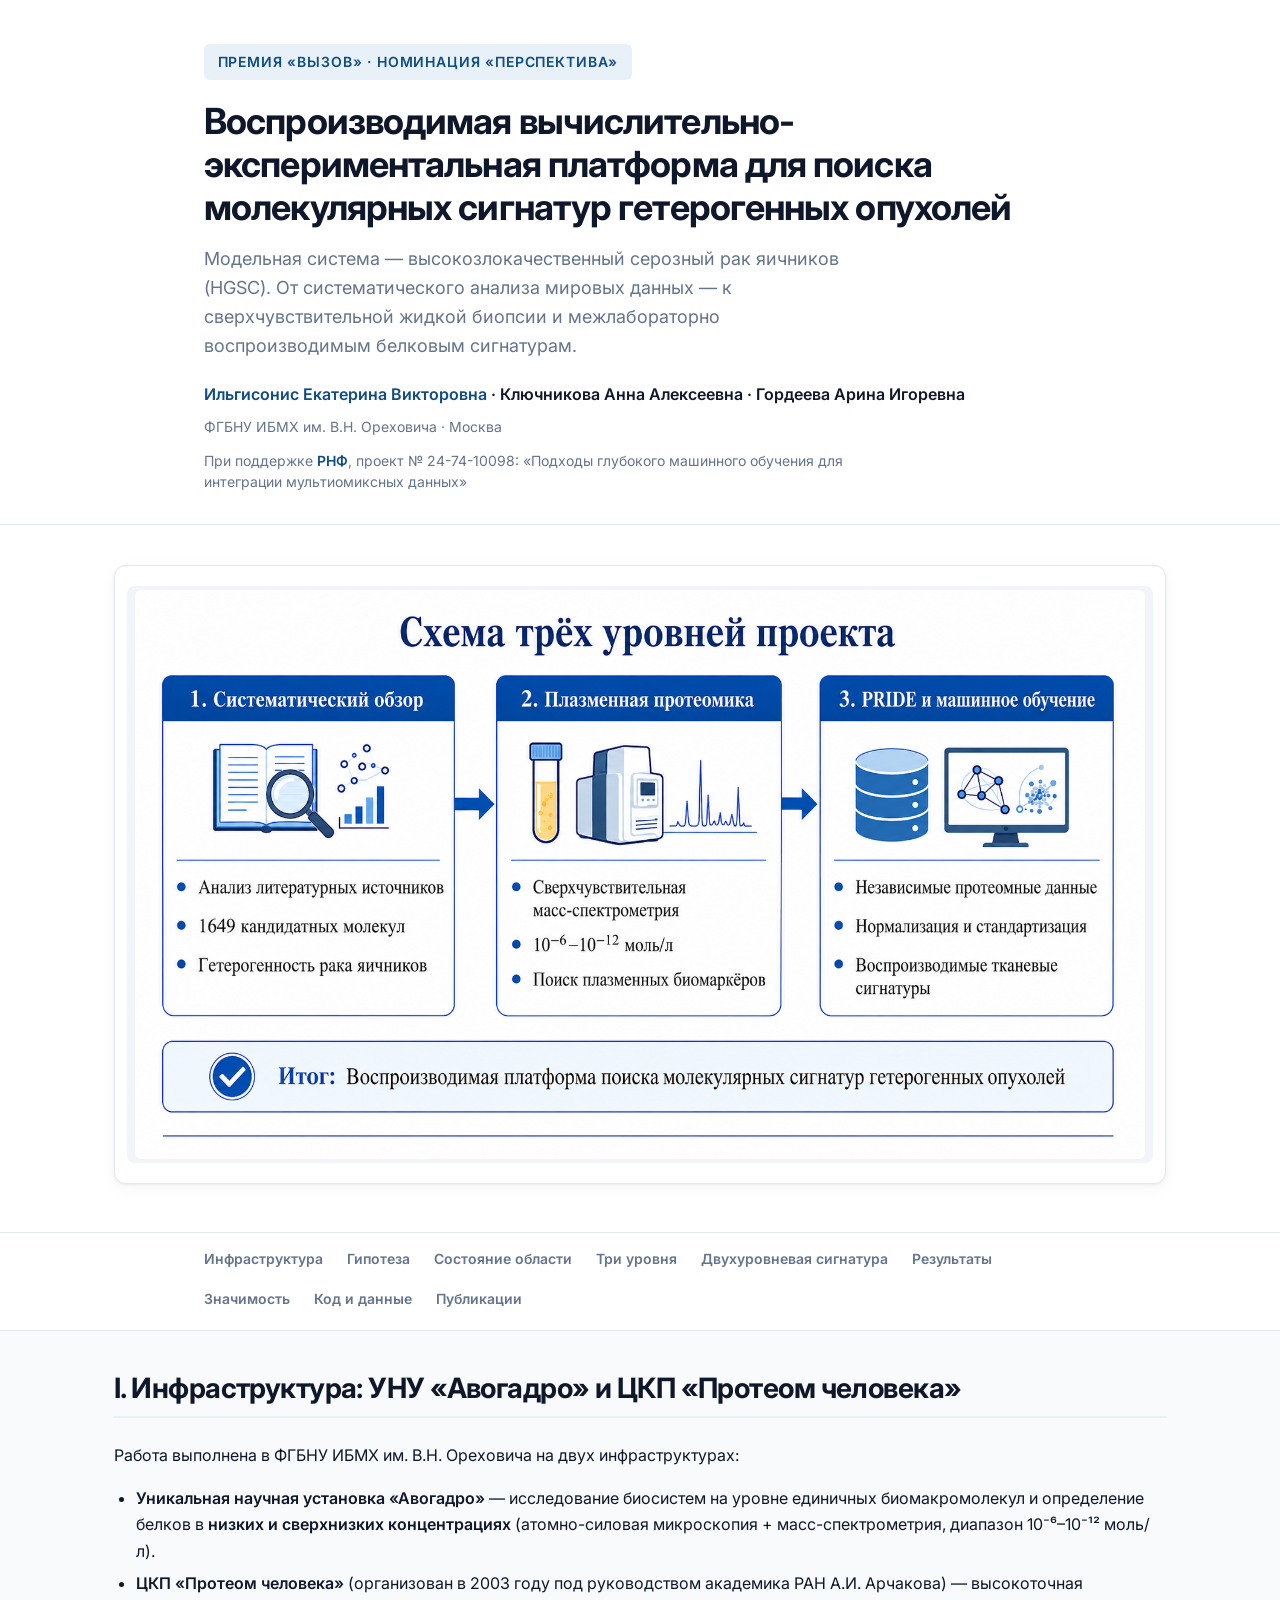
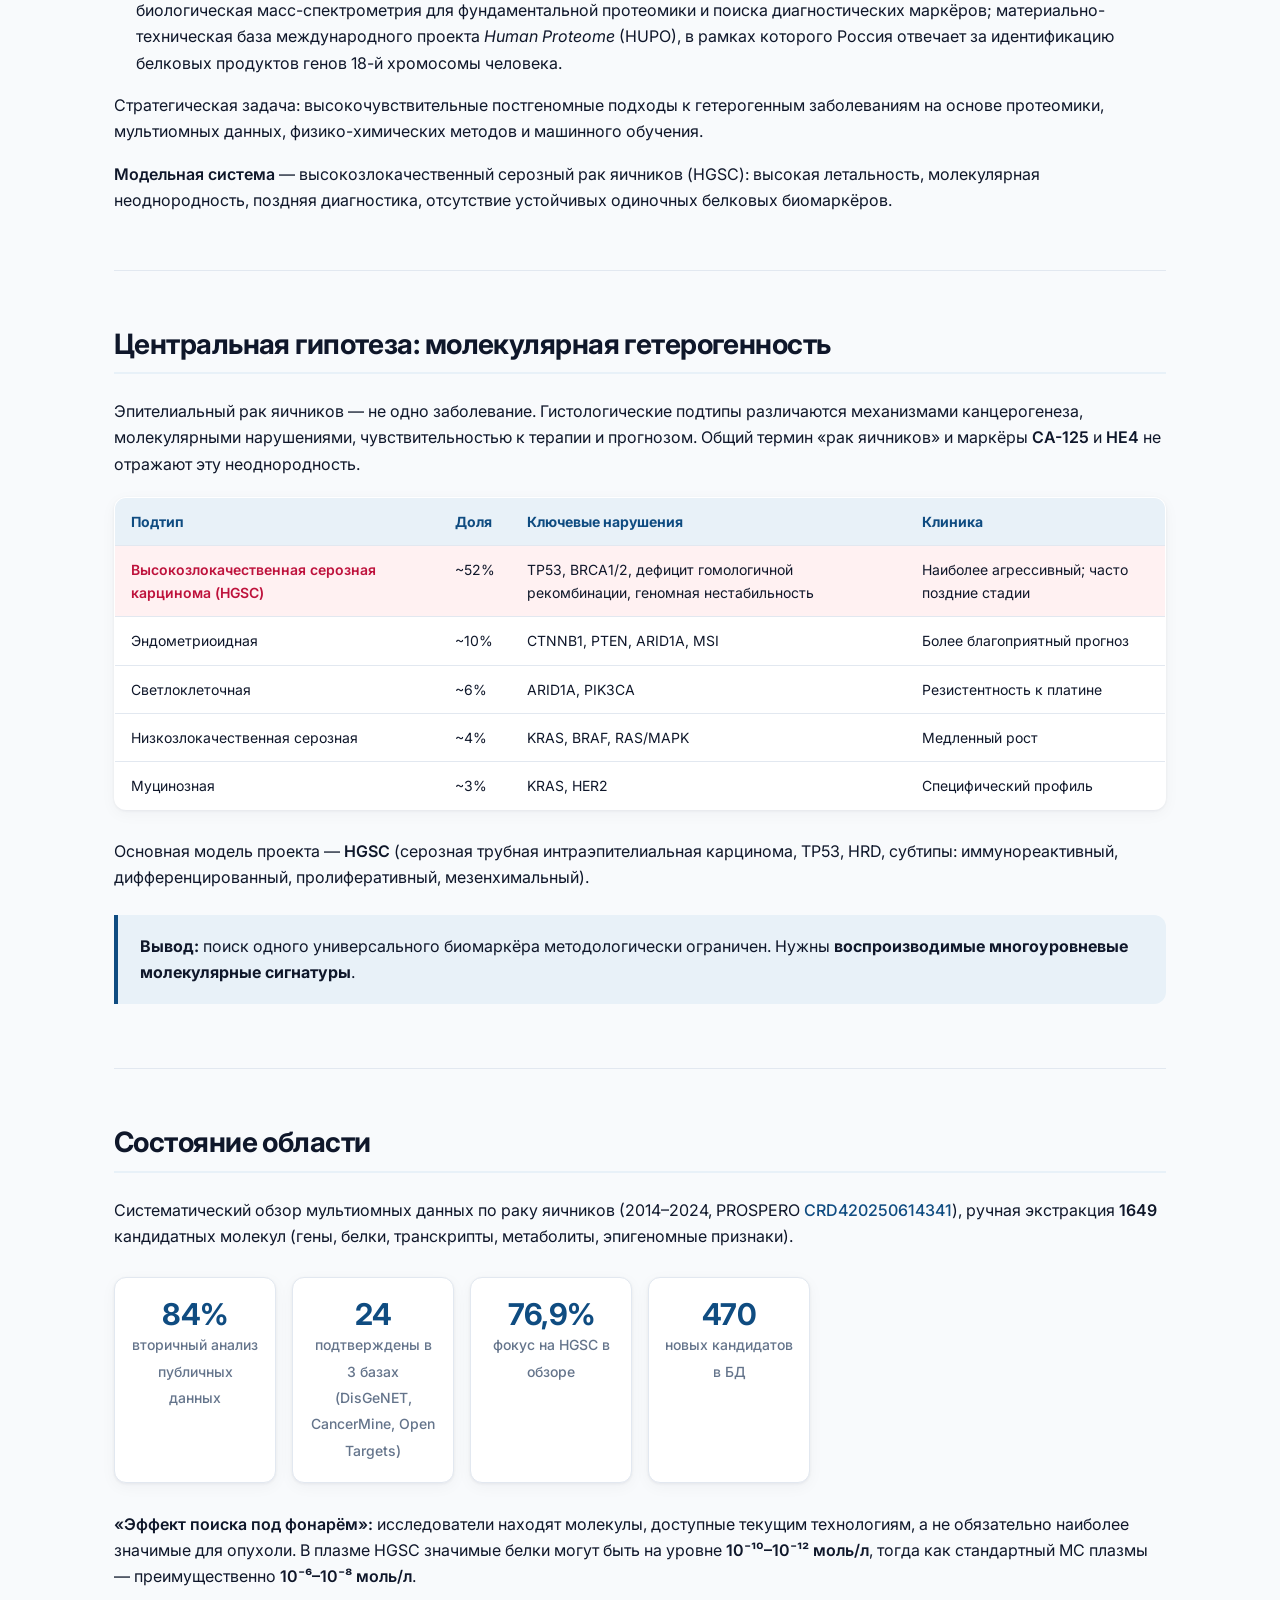
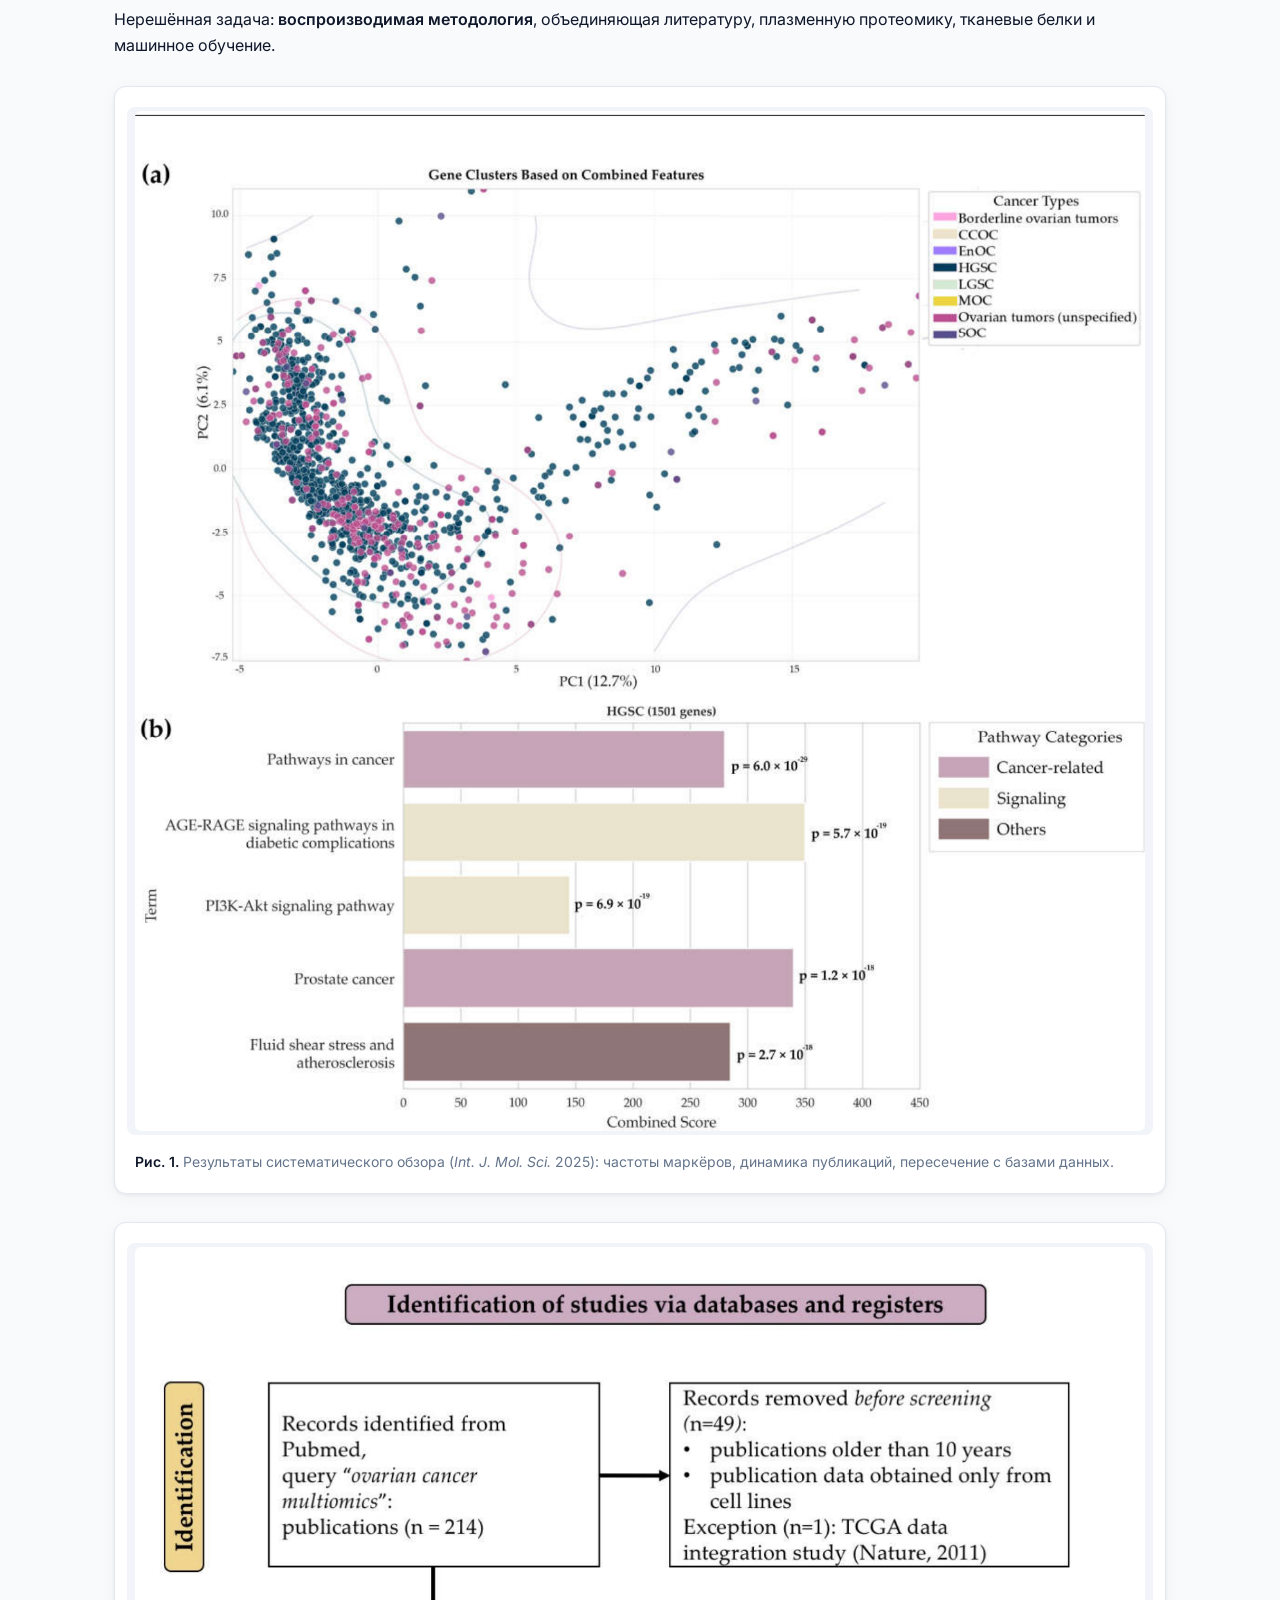
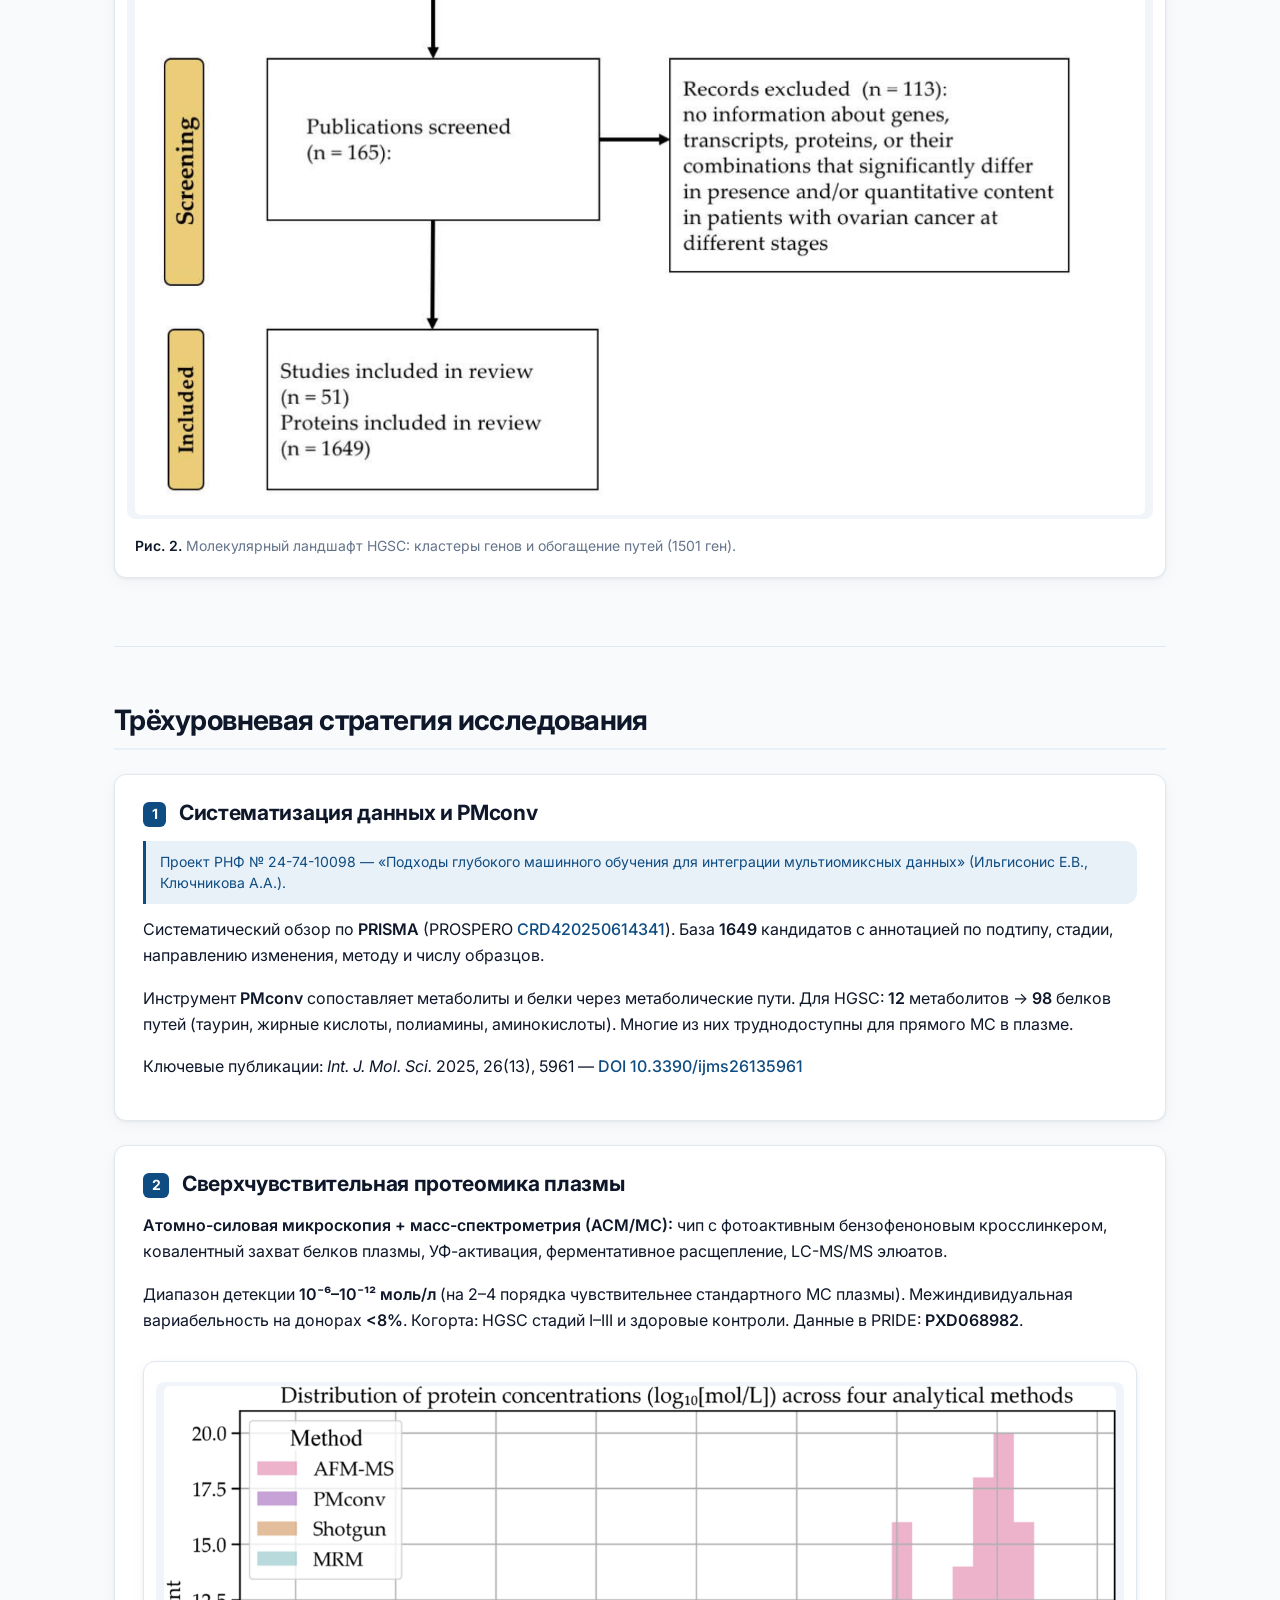
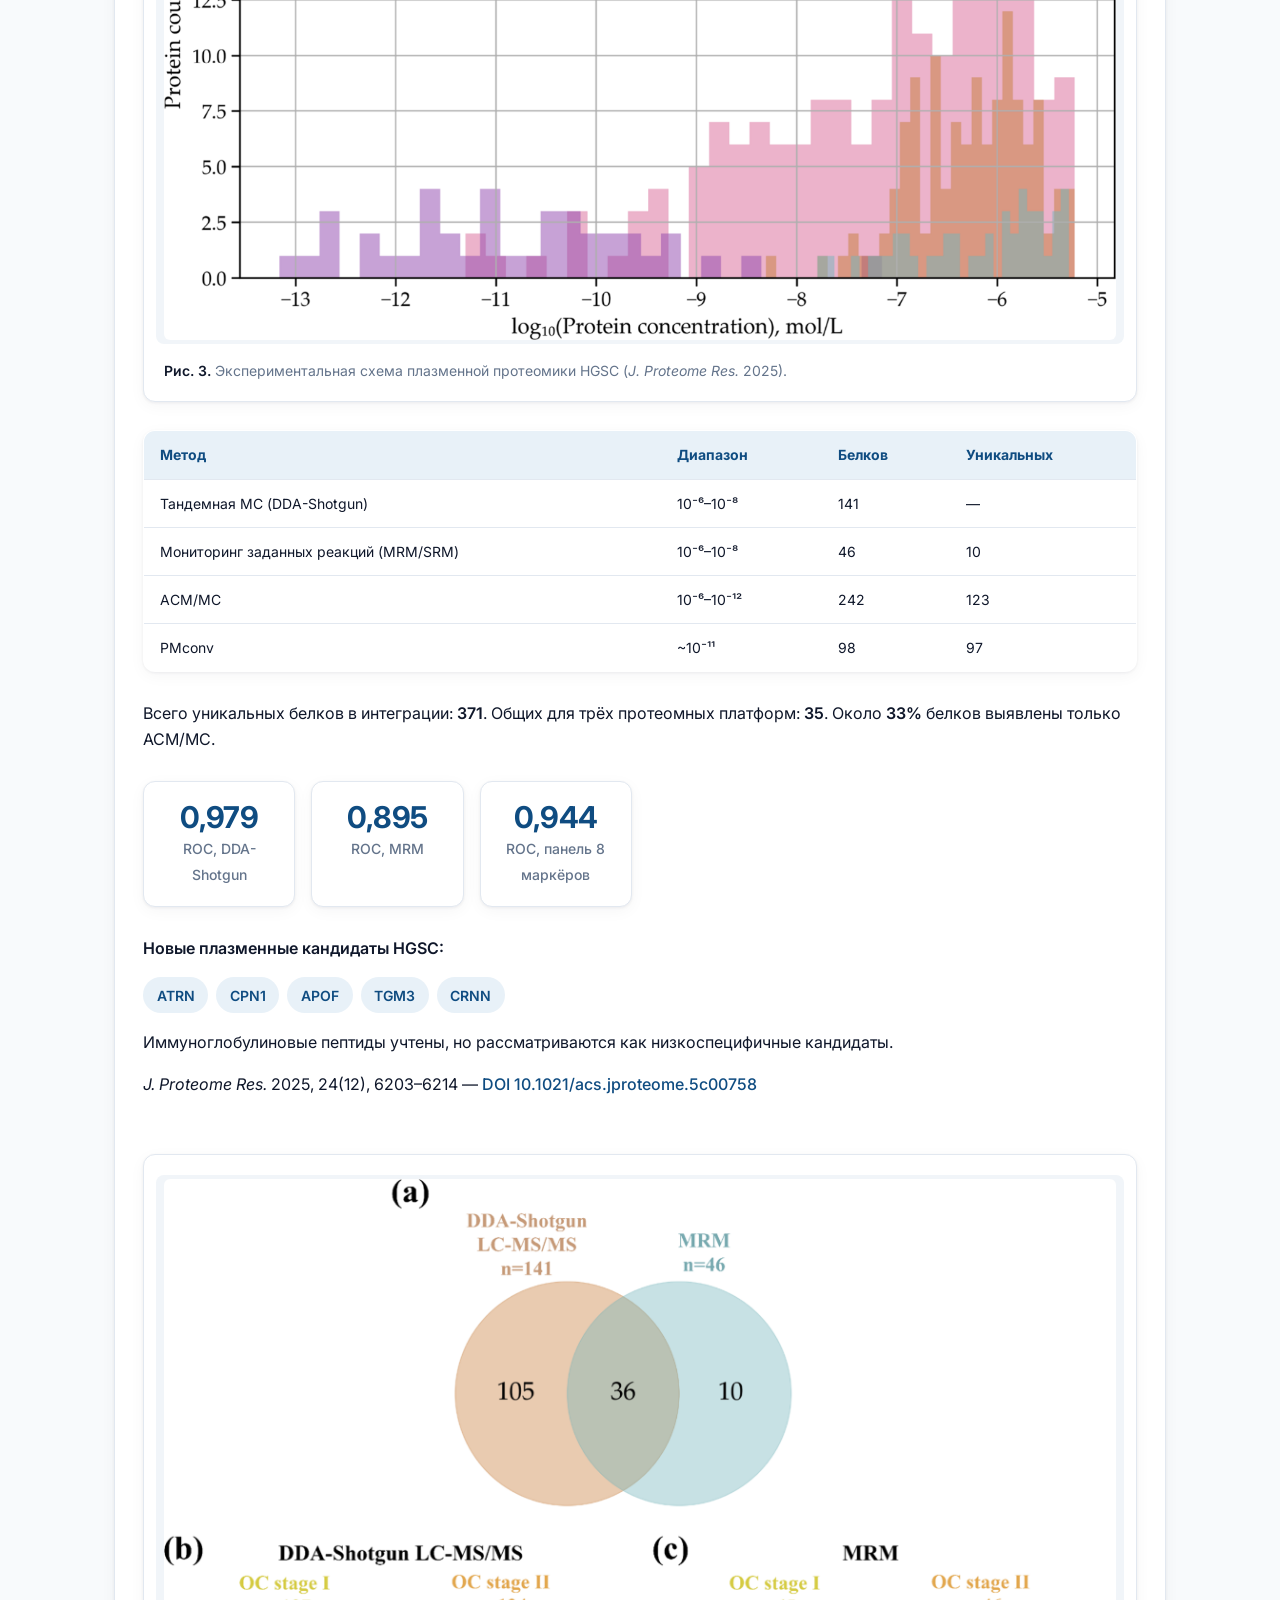
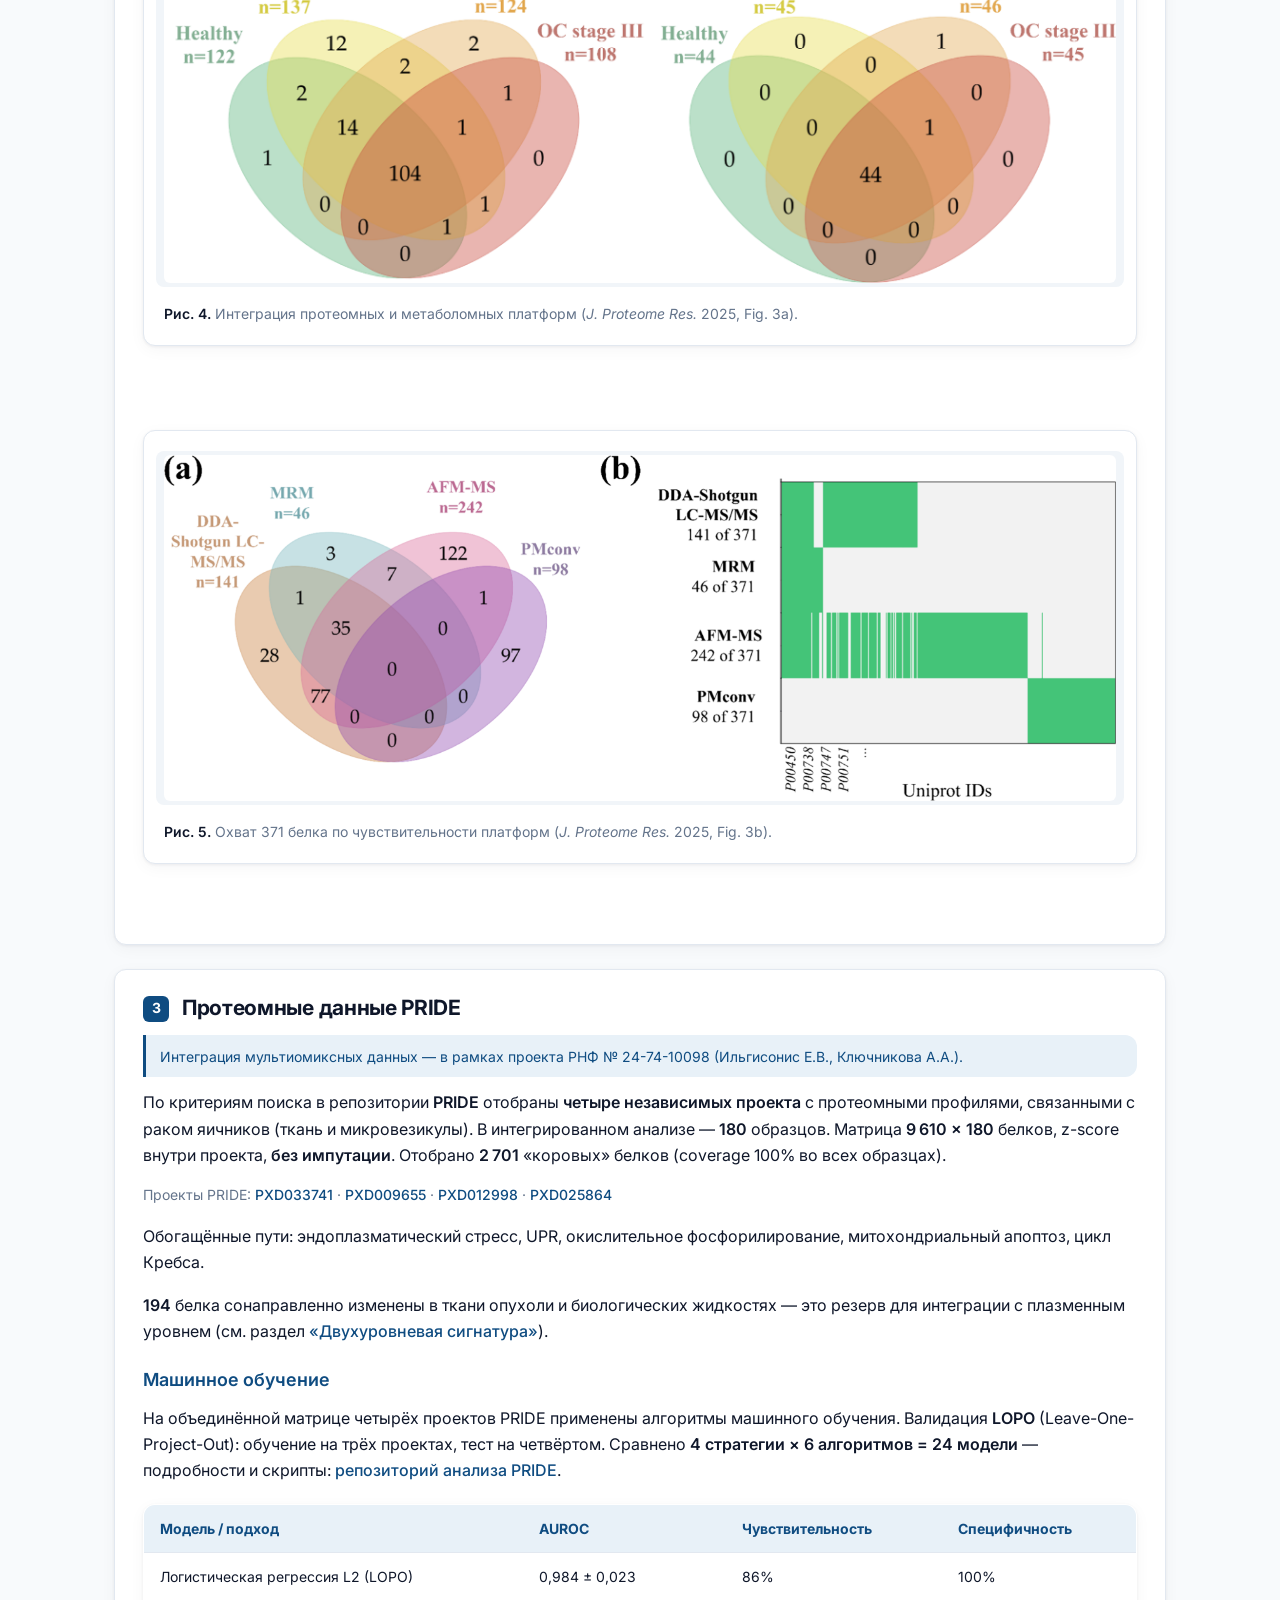
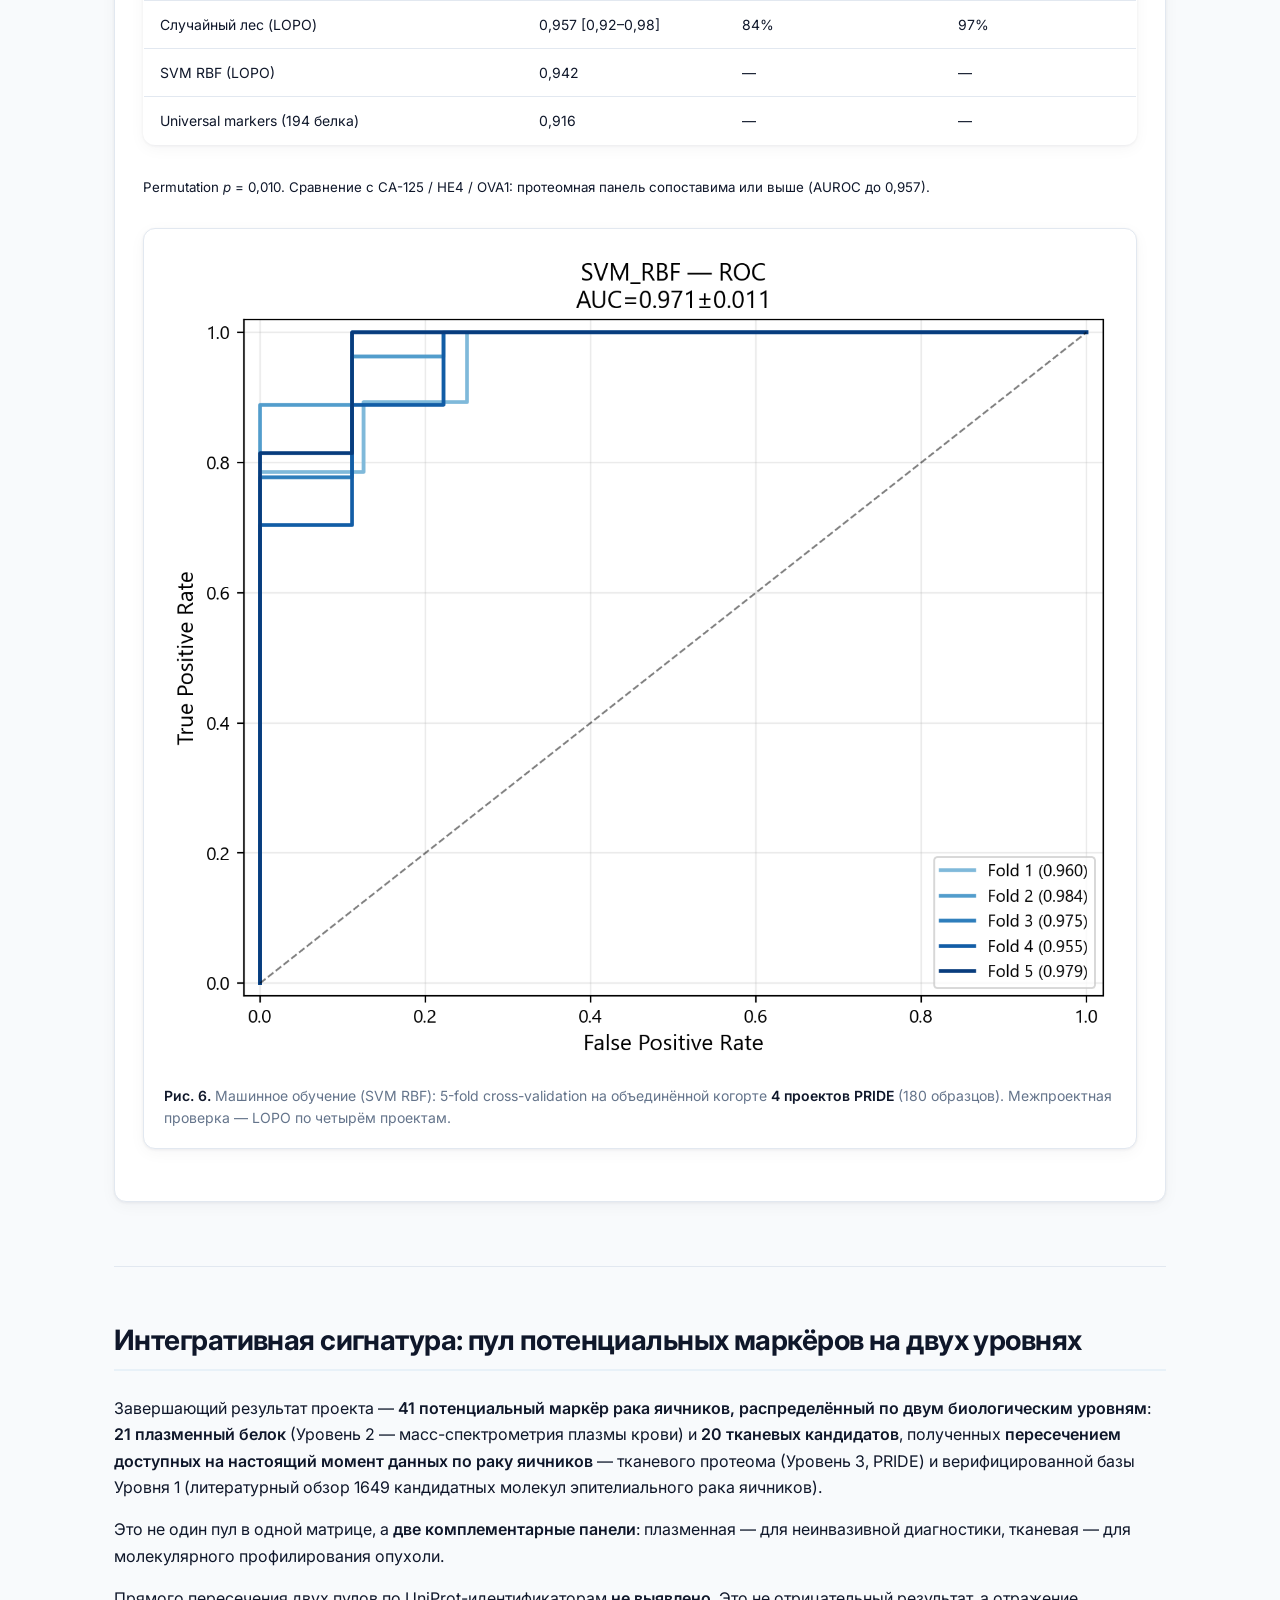
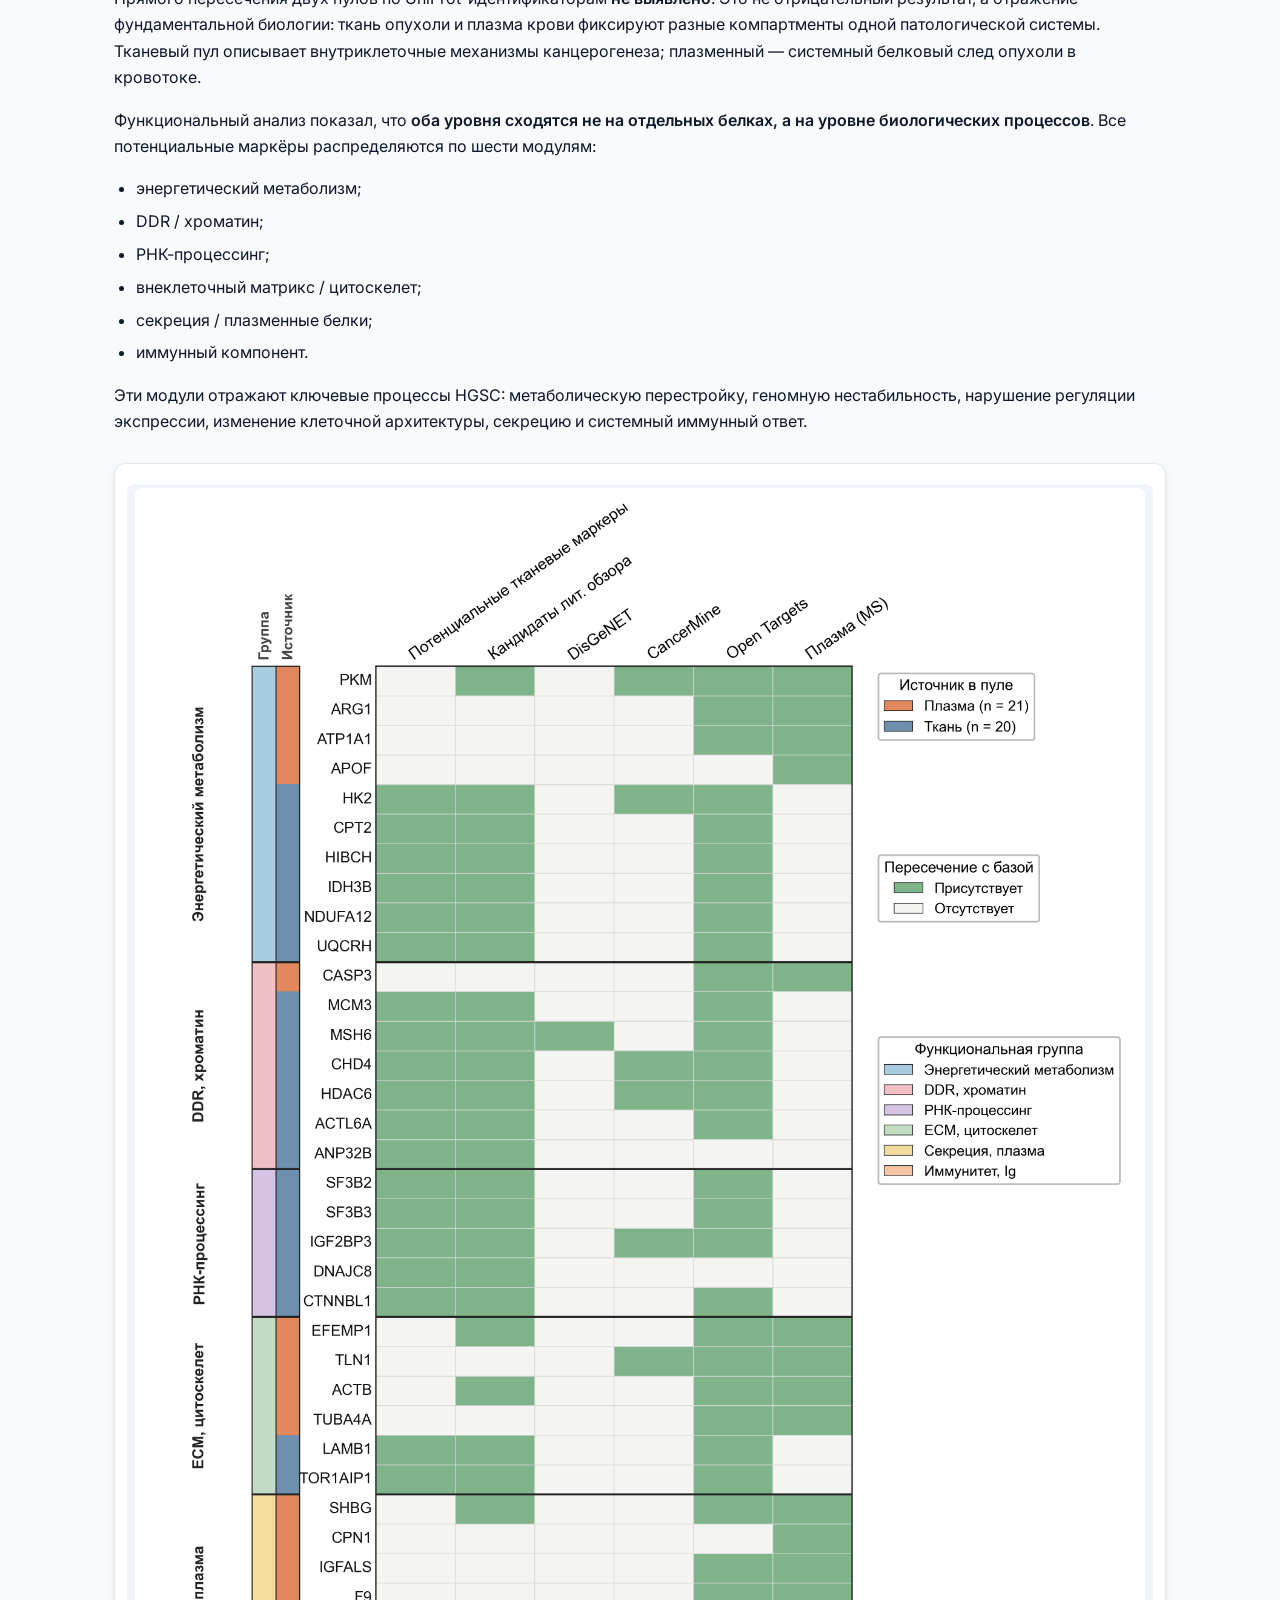
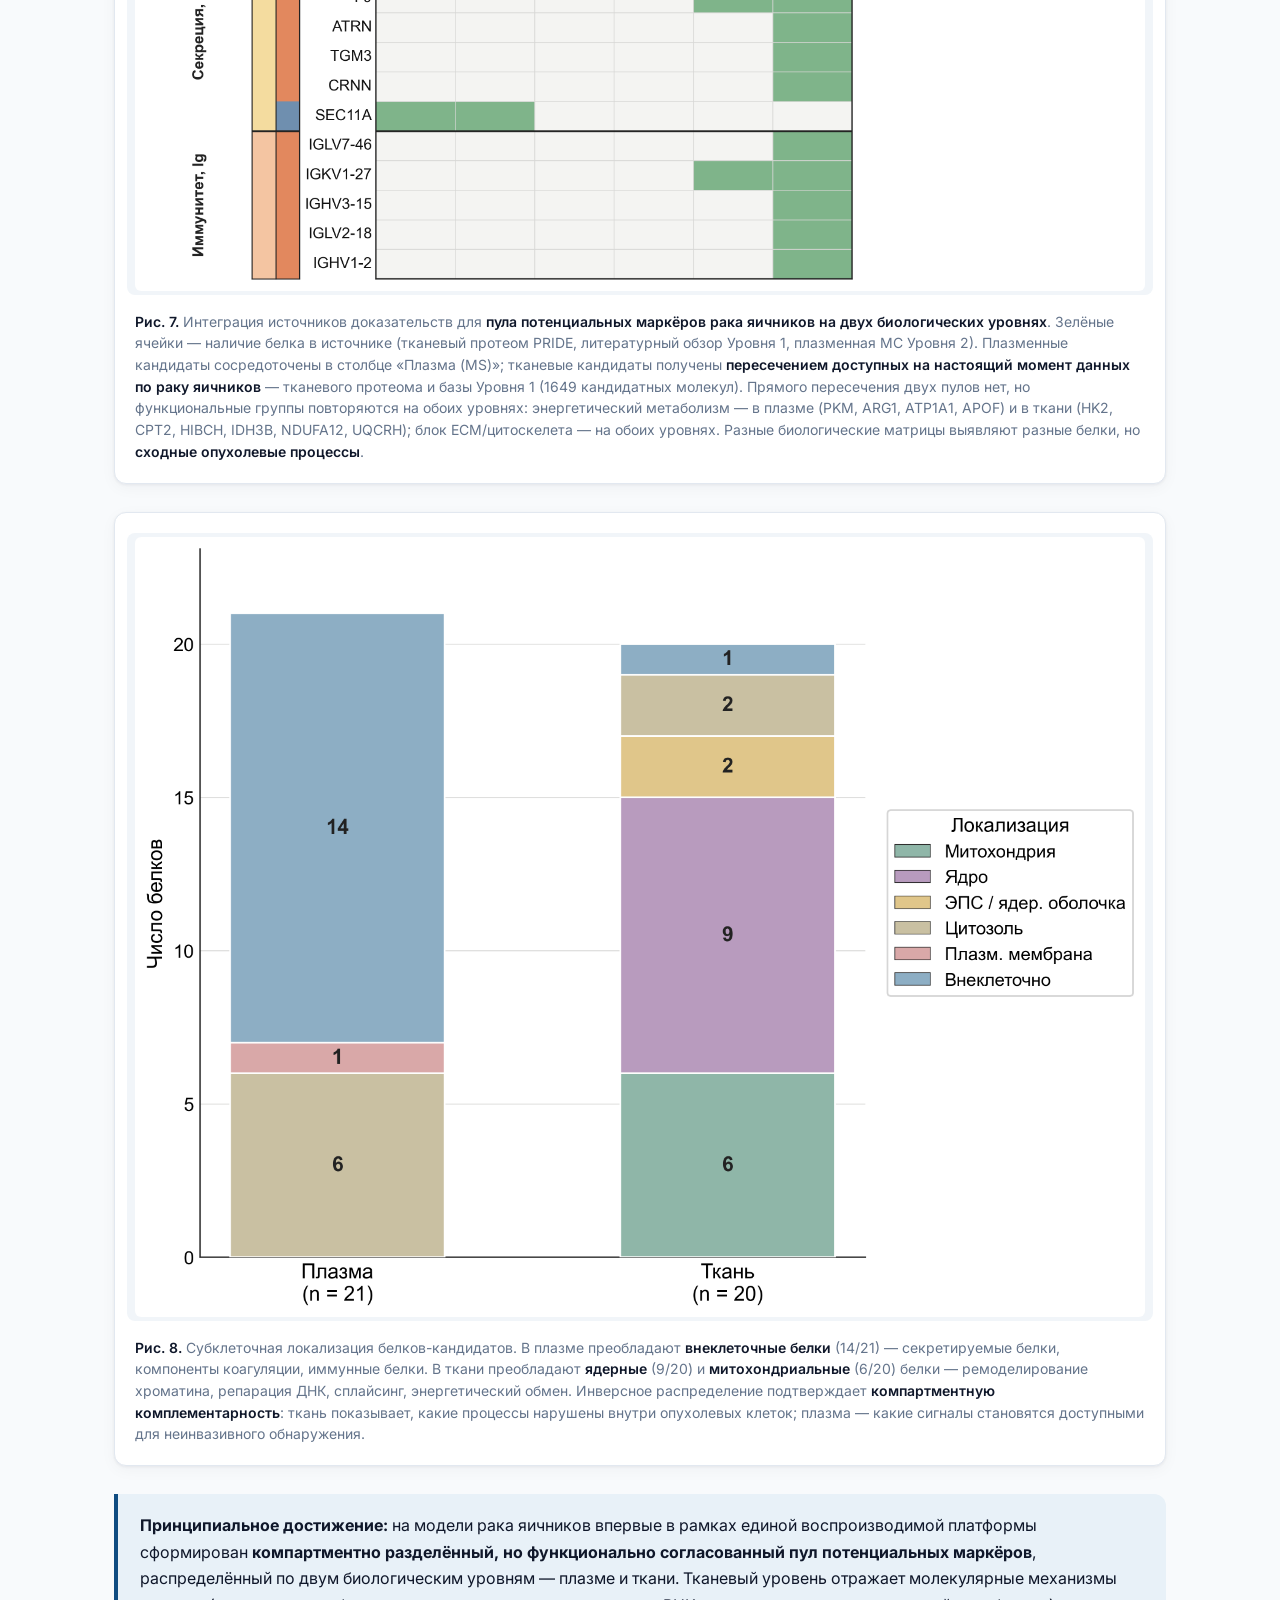
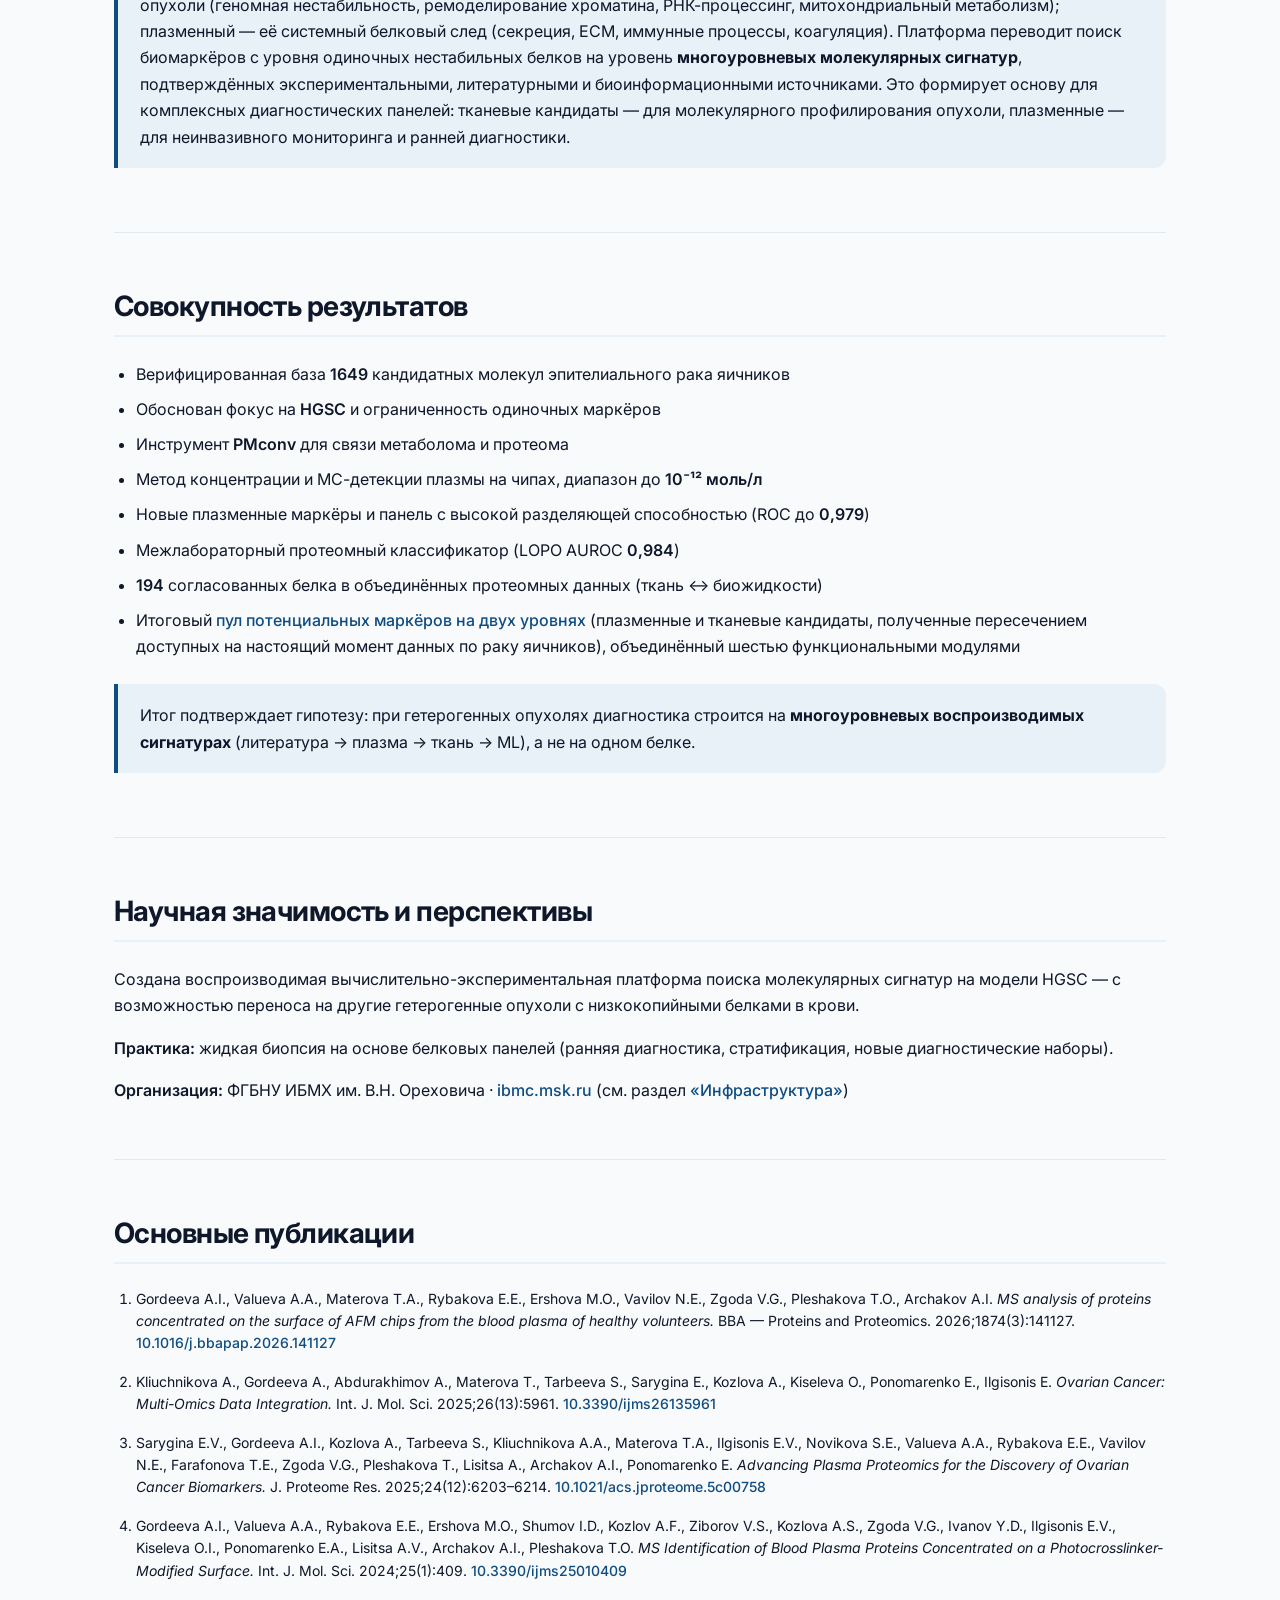
<file: index.html>
<!DOCTYPE html>
<html lang="ru">
<head>
  <meta charset="UTF-8" />
  <meta name="viewport" content="width=device-width, initial-scale=1" />
  <title>Воспроизводимая вычислительно-экспериментальная платформа · ИБМХ</title>
  <meta name="description" content="Воспроизводимая вычислительно-экспериментальная платформа для поиска молекулярных сигнатур гетерогенных опухолей: мультиомный обзор, протеомика плазмы, ML на PRIDE — модель HGSC." />
  <link rel="preconnect" href="https://fonts.googleapis.com" />
  <link rel="preconnect" href="https://fonts.gstatic.com" crossorigin />
  <link rel="stylesheet" href="https://fonts.googleapis.com/css2?family=Inter:wght@400;500;600;700&display=swap" />
  <link rel="stylesheet" href="css/style.css" />
</head>
<body>

  <header class="site-header">
    <div class="inner">
      <p class="badge">Премия «ВЫЗОВ» · номинация «Перспектива»</p>
      <h1>Воспроизводимая вычислительно-экспериментальная платформа для поиска молекулярных сигнатур гетерогенных опухолей</h1>
      <p class="lead">Модельная система — высокозлокачественный серозный рак яичников (HGSC). От систематического анализа мировых данных — к сверхчувствительной жидкой биопсии и межлабораторно воспроизводимым белковым сигнатурам.</p>
      <p class="authors"><span class="author-lead">Ильгисонис Екатерина Викторовна</span> · Ключникова Анна Алексеевна · Гордеева Арина Игоревна</p>
      <p class="org">ФГБНУ ИБМХ им. В.Н. Ореховича · Москва</p>
      <p class="funding">При поддержке <a href="https://rscf.ru/project/24-74-10098/" target="_blank" rel="noopener">РНФ</a>, проект №&nbsp;24-74-10098: «Подходы глубокого машинного обучения для интеграции мультиомиксных данных»</p>
    </div>
  </header>

  <div class="hero-figure">
    <div class="inner">
      <figure class="figure figure--full">
        <div class="figure__scroll">
          <img src="images/scheme-3levels.png" alt="Схема трёх уровней проекта: систематический обзор, плазменная протеомика, PRIDE и машинное обучение" width="1100" height="auto" />
        </div>
      </figure>
    </div>
  </div>

  <nav class="site-nav" aria-label="Разделы проекта">
    <ul class="inner">
      <li><a href="#avogadro">Инфраструктура</a></li>
      <li><a href="#hypothesis">Гипотеза</a></li>
      <li><a href="#field">Состояние области</a></li>
      <li><a href="#strategy">Три уровня</a></li>
      <li><a href="#integration">Двухуровневая сигнатура</a></li>
      <li><a href="#results">Результаты</a></li>
      <li><a href="#impact">Значимость</a></li>
      <li><a href="#resources">Код и данные</a></li>
      <li><a href="#publications">Публикации</a></li>
    </ul>
  </nav>

  <main class="content-wrap">

    <section id="avogadro">
      <h2>I. Инфраструктура: УНУ «Авогадро» и ЦКП «Протеом человека»</h2>
      <p>Работа выполнена в ФГБНУ ИБМХ им. В.Н. Ореховича на двух инфраструктурах:</p>
      <ul>
        <li><strong>Уникальная научная установка «Авогадро»</strong> — исследование биосистем на уровне единичных биомакромолекул и определение белков в <strong>низких и сверхнизких концентрациях</strong> (атомно-силовая микроскопия + масс-спектрометрия, диапазон 10⁻⁶–10⁻¹² моль/л).</li>
        <li><strong>ЦКП «Протеом человека»</strong> (организован в 2003 году под руководством академика РАН А.И. Арчакова) — высокоточная биологическая масс-спектрометрия для фундаментальной протеомики и поиска диагностических маркёров; материально-техническая база международного проекта <em>Human Proteome</em> (HUPO), в рамках которого Россия отвечает за идентификацию белковых продуктов генов 18-й хромосомы человека.</li>
      </ul>
      <p>Стратегическая задача: высокочувствительные постгеномные подходы к гетерогенным заболеваниям на основе протеомики, мультиомных данных, физико-химических методов и машинного обучения.</p>
      <p><strong>Модельная система</strong> — высокозлокачественный серозный рак яичников (HGSC): высокая летальность, молекулярная неоднородность, поздняя диагностика, отсутствие устойчивых одиночных белковых биомаркёров.</p>
    </section>

    <section id="hypothesis">
      <h2>Центральная гипотеза: молекулярная гетерогенность</h2>
      <p>Эпителиальный рак яичников — не одно заболевание. Гистологические подтипы различаются механизмами канцерогенеза, молекулярными нарушениями, чувствительностью к терапии и прогнозом. Общий термин «рак яичников» и маркёры <strong>CA-125</strong> и <strong>HE4</strong> не отражают эту неоднородность.</p>

      <table>
        <thead>
          <tr>
            <th>Подтип</th>
            <th>Доля</th>
            <th>Ключевые нарушения</th>
            <th>Клиника</th>
          </tr>
        </thead>
        <tbody>
          <tr class="highlight">
            <td>Высокозлокачественная серозная карцинома (HGSC)</td>
            <td>~52%</td>
            <td>TP53, BRCA1/2, дефицит гомологичной рекомбинации, геномная нестабильность</td>
            <td>Наиболее агрессивный; часто поздние стадии</td>
          </tr>
          <tr>
            <td>Эндометриоидная</td>
            <td>~10%</td>
            <td>CTNNB1, PTEN, ARID1A, MSI</td>
            <td>Более благоприятный прогноз</td>
          </tr>
          <tr>
            <td>Светлоклеточная</td>
            <td>~6%</td>
            <td>ARID1A, PIK3CA</td>
            <td>Резистентность к платине</td>
          </tr>
          <tr>
            <td>Низкозлокачественная серозная</td>
            <td>~4%</td>
            <td>KRAS, BRAF, RAS/MAPK</td>
            <td>Медленный рост</td>
          </tr>
          <tr>
            <td>Муцинозная</td>
            <td>~3%</td>
            <td>KRAS, HER2</td>
            <td>Специфический профиль</td>
          </tr>
        </tbody>
      </table>

      <p>Основная модель проекта — <strong>HGSC</strong> (серозная трубная интраэпителиальная карцинома, TP53, HRD, субтипы: иммунореактивный, дифференцированный, пролиферативный, мезенхимальный).</p>
      <div class="callout">
        <strong>Вывод:</strong> поиск одного универсального биомаркёра методологически ограничен. Нужны <strong>воспроизводимые многоуровневые молекулярные сигнатуры</strong>.
      </div>
    </section>

    <section id="field">
      <h2>Состояние области</h2>
      <p>Систематический обзор мультиомных данных по раку яичников (2014–2024, PROSPERO <a href="https://www.crd.york.ac.uk/prospero/display_record.php?ID=CRD420250614341" target="_blank" rel="noopener">CRD420250614341</a>), ручная экстракция <strong>1649</strong> кандидатных молекул (гены, белки, транскрипты, метаболиты, эпигеномные признаки).</p>

      <div class="stats-grid">
        <div class="stat-card"><span class="num">84%</span><span class="lbl">вторичный анализ публичных данных</span></div>
        <div class="stat-card"><span class="num">24</span><span class="lbl">подтверждены в 3 базах (DisGeNET, CancerMine, Open Targets)</span></div>
        <div class="stat-card"><span class="num">76,9%</span><span class="lbl">фокус на HGSC в обзоре</span></div>
        <div class="stat-card"><span class="num">470</span><span class="lbl">новых кандидатов в БД</span></div>
      </div>

      <p><strong>«Эффект поиска под фонарём»:</strong> исследователи находят молекулы, доступные текущим технологиям, а не обязательно наиболее значимые для опухоли. В плазме HGSC значимые белки могут быть на уровне <strong>10⁻¹⁰–10⁻¹² моль/л</strong>, тогда как стандартный МС плазмы — преимущественно <strong>10⁻⁶–10⁻⁸ моль/л</strong>.</p>
      <p>Нерешённая задача: <strong>воспроизводимая методология</strong>, объединяющая литературу, плазменную протеомику, тканевые белки и машинное обучение.</p>

      <figure class="figure figure--full">
        <div class="figure__scroll">
          <img src="images/papers/ijms_fig_review.png" alt="Рисунки систематического обзора мультиомики рака яичников" loading="lazy" />
        </div>
        <figcaption><strong>Рис. 1.</strong> Результаты систематического обзора (<em>Int. J. Mol. Sci.</em> 2025): частоты маркёров, динамика публикаций, пересечение с базами данных.</figcaption>
      </figure>
      <figure class="figure figure--full">
        <div class="figure__scroll">
          <img src="images/papers/ijms_fig6_hgsc.png" alt="PCA и обогащение путей HGSC" loading="lazy" />
        </div>
        <figcaption><strong>Рис. 2.</strong> Молекулярный ландшафт HGSC: кластеры генов и обогащение путей (1501 ген).</figcaption>
      </figure>
    </section>

    <section id="strategy">
      <h2>Трёхуровневая стратегия исследования</h2>

      <div class="level-block">
        <h3><span class="level-num">1</span> Систематизация данных и PMconv</h3>
        <p class="level-funding">Проект РНФ №&nbsp;24-74-10098 — «Подходы глубокого машинного обучения для интеграции мультиомиксных данных» (Ильгисонис&nbsp;Е.В., Ключникова&nbsp;А.А.).</p>
        <p>Систематический обзор по <strong>PRISMA</strong> (PROSPERO <a href="https://www.crd.york.ac.uk/prospero/display_record.php?ID=CRD420250614341" target="_blank" rel="noopener">CRD420250614341</a>). База <strong>1649</strong> кандидатов с аннотацией по подтипу, стадии, направлению изменения, методу и числу образцов.</p>
        <p>Инструмент <strong>PMconv</strong> сопоставляет метаболиты и белки через метаболические пути. Для HGSC: <strong>12</strong> метаболитов → <strong>98</strong> белков путей (таурин, жирные кислоты, полиамины, аминокислоты). Многие из них труднодоступны для прямого МС в плазме.</p>
        <p>Ключевые публикации: <em>Int. J. Mol. Sci.</em> 2025, 26(13), 5961 — <a href="https://doi.org/10.3390/ijms26135961" target="_blank" rel="noopener">DOI 10.3390/ijms26135961</a></p>
      </div>

      <div class="level-block">
        <h3><span class="level-num">2</span> Сверхчувствительная протеомика плазмы</h3>
        <p><strong>Атомно-силовая микроскопия + масс-спектрометрия (АСМ/МС):</strong> чип с фотоактивным бензофеноновым кросслинкером, ковалентный захват белков плазмы, УФ-активация, ферментативное расщепление, LC-MS/MS элюатов.</p>
        <p>Диапазон детекции <strong>10⁻⁶–10⁻¹² моль/л</strong> (на 2–4 порядка чувствительнее стандартного МС плазмы). Межиндивидуальная вариабельность на донорах <strong>&lt;8%</strong>. Когорта: HGSC стадий I–III и здоровые контроли. Данные в PRIDE: <strong>PXD068982</strong>.</p>

        <figure class="figure figure--full">
          <div class="figure__scroll">
            <img src="images/papers/jpr_fig_scheme.png" alt="Схема экспериментальной платформы плазменной протеомики" loading="lazy" />
          </div>
          <figcaption><strong>Рис. 3.</strong> Экспериментальная схема плазменной протеомики HGSC (<em>J. Proteome Res.</em> 2025).</figcaption>
        </figure>

        <table>
          <thead>
            <tr>
              <th>Метод</th>
              <th>Диапазон</th>
              <th>Белков</th>
              <th>Уникальных</th>
            </tr>
          </thead>
          <tbody>
            <tr><td>Тандемная МС (DDA-Shotgun)</td><td>10⁻⁶–10⁻⁸</td><td>141</td><td>—</td></tr>
            <tr><td>Мониторинг заданных реакций (MRM/SRM)</td><td>10⁻⁶–10⁻⁸</td><td>46</td><td>10</td></tr>
            <tr><td>АСМ/МС</td><td>10⁻⁶–10⁻¹²</td><td>242</td><td>123</td></tr>
            <tr><td>PMconv</td><td>~10⁻¹¹</td><td>98</td><td>97</td></tr>
          </tbody>
        </table>

        <p>Всего уникальных белков в интеграции: <strong>371</strong>. Общих для трёх протеомных платформ: <strong>35</strong>. Около <strong>33%</strong> белков выявлены только АСМ/МС.</p>

        <div class="stats-grid">
          <div class="stat-card"><span class="num">0,979</span><span class="lbl">ROC, DDA-Shotgun</span></div>
          <div class="stat-card"><span class="num">0,895</span><span class="lbl">ROC, MRM</span></div>
          <div class="stat-card"><span class="num">0,944</span><span class="lbl">ROC, панель 8 маркёров</span></div>
        </div>

        <p><strong>Новые плазменные кандидаты HGSC:</strong></p>
        <div class="marker-tags">
          <span>ATRN</span><span>CPN1</span><span>APOF</span><span>TGM3</span><span>CRNN</span>
        </div>
        <p>Иммуноглобулиновые пептиды учтены, но рассматриваются как низкоспецифичные кандидаты.</p>
        <p><em>J. Proteome Res.</em> 2025, 24(12), 6203–6214 — <a href="https://doi.org/10.1021/acs.jproteome.5c00758" target="_blank" rel="noopener">DOI 10.1021/acs.jproteome.5c00758</a></p>

        <div class="figure-stack">
          <figure class="figure figure--full">
            <div class="figure__scroll">
              <img src="images/papers/jpr_fig3a_venn.png" alt="Figure 3a — Venn диаграмма методов протеомики" loading="lazy" />
            </div>
            <figcaption><strong>Рис. 4.</strong> Интеграция протеомных и метаболомных платформ (<em>J. Proteome Res.</em> 2025, Fig. 3a).</figcaption>
          </figure>
          <figure class="figure figure--full">
            <div class="figure__scroll">
              <img src="images/papers/jpr_fig3b_coverage.png" alt="Figure 3b — покрытие протеома плазмы" loading="lazy" />
            </div>
            <figcaption><strong>Рис. 5.</strong> Охват 371 белка по чувствительности платформ (<em>J. Proteome Res.</em> 2025, Fig. 3b).</figcaption>
          </figure>
        </div>
      </div>

      <div class="level-block">
        <h3><span class="level-num">3</span> Протеомные данные PRIDE</h3>
        <p class="level-funding">Интеграция мультиомиксных данных — в рамках проекта РНФ №&nbsp;24-74-10098 (Ильгисонис&nbsp;Е.В., Ключникова&nbsp;А.А.).</p>
        <p>По критериям поиска в репозитории <strong>PRIDE</strong> отобраны <strong>четыре независимых проекта</strong> с протеомными профилями, связанными с раком яичников (ткань и микровезикулы). В интегрированном анализе — <strong>180</strong> образцов. Матрица <strong>9 610 × 180</strong> белков, z-score внутри проекта, <strong>без импутации</strong>. Отобрано <strong>2 701</strong> «коровых» белков (coverage 100% во всех образцах).</p>
        <p class="pride-projects">Проекты PRIDE: <a href="https://www.ebi.ac.uk/pride/archive/projects/PXD033741" target="_blank" rel="noopener">PXD033741</a> · <a href="https://www.ebi.ac.uk/pride/archive/projects/PXD009655" target="_blank" rel="noopener">PXD009655</a> · <a href="https://www.ebi.ac.uk/pride/archive/projects/PXD012998" target="_blank" rel="noopener">PXD012998</a> · <a href="https://www.ebi.ac.uk/pride/archive/projects/PXD025864" target="_blank" rel="noopener">PXD025864</a></p>

        <p>Обогащённые пути: эндоплазматический стресс, UPR, окислительное фосфорилирование, митохондриальный апоптоз, цикл Кребса.</p>
        <p><strong>194</strong> белка сонаправленно изменены в ткани опухоли и биологических жидкостях — это резерв для интеграции с плазменным уровнем (см. раздел <a href="#integration">«Двухуровневая сигнатура»</a>).</p>

        <h4 class="level-sub">Машинное обучение</h4>
        <p>На объединённой матрице четырёх проектов PRIDE применены алгоритмы машинного обучения. Валидация <strong>LOPO</strong> (Leave-One-Project-Out): обучение на трёх проектах, тест на четвёртом. Сравнено <strong>4 стратегии × 6 алгоритмов = 24 модели</strong> — подробности и скрипты: <a href="https://github.com/aziz122596/project_ovarian_cancer" target="_blank" rel="noopener">репозиторий анализа PRIDE</a>.</p>

        <table>
          <thead>
            <tr><th>Модель / подход</th><th>AUROC</th><th>Чувствительность</th><th>Специфичность</th></tr>
          </thead>
          <tbody>
            <tr><td>Логистическая регрессия L2 (LOPO)</td><td>0,984 ± 0,023</td><td>86%</td><td>100%</td></tr>
            <tr><td>Случайный лес (LOPO)</td><td>0,957 [0,92–0,98]</td><td>84%</td><td>97%</td></tr>
            <tr><td>SVM RBF (LOPO)</td><td>0,942</td><td>—</td><td>—</td></tr>
            <tr><td>Universal markers (194 белка)</td><td>0,916</td><td>—</td><td>—</td></tr>
          </tbody>
        </table>
        <p><small>Permutation <em>p</em> = 0,010. Сравнение с CA-125 / HE4 / OVA1: протеомная панель сопоставима или выше (AUROC до 0,957).</small></p>

        <figure class="figure">
          <img src="images/ml_tissue_svm_rbf_roc.png" alt="ROC-кривые SVM RBF: 5-fold CV на объединённой когорте PRIDE, 4 проекта, 180 образцов" loading="lazy" width="720" />
          <figcaption><strong>Рис. 6.</strong> Машинное обучение (SVM RBF): 5-fold cross-validation на объединённой когорте <strong>4 проектов PRIDE</strong> (180 образцов). Межпроектная проверка — LOPO по четырём проектам.</figcaption>
        </figure>
      </div>
    </section>

    <section id="integration">
      <h2>Интегративная сигнатура: пул потенциальных маркёров на двух уровнях</h2>

      <p>Завершающий результат проекта — <strong>41 потенциальный маркёр рака яичников, распределённый по двум биологическим уровням</strong>:
        <strong>21 плазменный белок</strong> (Уровень 2 — масс-спектрометрия плазмы крови) и
        <strong>20 тканевых кандидатов</strong>, полученных <strong>пересечением доступных на настоящий момент данных по раку яичников</strong> — тканевого протеома (Уровень 3, PRIDE) и верифицированной базы Уровня 1 (литературный обзор 1649 кандидатных молекул эпителиального рака яичников).</p>
      <p>Это не один пул в одной матрице, а <strong>две комплементарные панели</strong>: плазменная — для неинвазивной диагностики, тканевая — для молекулярного профилирования опухоли.</p>

      <p>Прямого пересечения двух пулов по UniProt-идентификаторам <strong>не выявлено</strong>. Это не отрицательный результат, а отражение фундаментальной биологии: ткань опухоли и плазма крови фиксируют разные компартменты одной патологической системы. Тканевый пул описывает внутриклеточные механизмы канцерогенеза; плазменный — системный белковый след опухоли в кровотоке.</p>

      <p>Функциональный анализ показал, что <strong>оба уровня сходятся не на отдельных белках, а на уровне биологических процессов</strong>. Все потенциальные маркёры распределяются по шести модулям:</p>
      <ul>
        <li>энергетический метаболизм;</li>
        <li>DDR / хроматин;</li>
        <li>РНК-процессинг;</li>
        <li>внеклеточный матрикс / цитоскелет;</li>
        <li>секреция / плазменные белки;</li>
        <li>иммунный компонент.</li>
      </ul>
      <p>Эти модули отражают ключевые процессы HGSC: метаболическую перестройку, геномную нестабильность, нарушение регуляции экспрессии, изменение клеточной архитектуры, секрецию и системный иммунный ответ.</p>

      <figure class="figure figure--full">
        <div class="figure__scroll">
          <img src="images/integration_heatmap_41.png" alt="Тепловая карта пула потенциальных маркёров по функциональным группам и источникам доказательств" loading="lazy" />
        </div>
        <figcaption><strong>Рис. 7.</strong> Интеграция источников доказательств для <strong>пула потенциальных маркёров рака яичников на двух биологических уровнях</strong>. Зелёные ячейки — наличие белка в источнике (тканевый протеом PRIDE, литературный обзор Уровня 1, плазменная МС Уровня 2). Плазменные кандидаты сосредоточены в столбце «Плазма (MS)»; тканевые кандидаты получены <strong>пересечением доступных на настоящий момент данных по раку яичников</strong> — тканевого протеома и базы Уровня 1 (1649 кандидатных молекул). Прямого пересечения двух пулов нет, но функциональные группы повторяются на обоих уровнях: энергетический метаболизм — в плазме (PKM, ARG1, ATP1A1, APOF) и в ткани (HK2, CPT2, HIBCH, IDH3B, NDUFA12, UQCRH); блок ECM/цитоскелета — на обоих уровнях. Разные биологические матрицы выявляют разные белки, но <strong>сходные опухолевые процессы</strong>.</figcaption>
      </figure>

      <figure class="figure figure--full">
        <div class="figure__scroll">
          <img src="images/integration_localization.png" alt="Субклеточная локализация плазменных и тканевых белков-кандидатов" loading="lazy" />
        </div>
        <figcaption><strong>Рис. 8.</strong> Субклеточная локализация белков-кандидатов. В плазме преобладают <strong>внеклеточные белки</strong> (14/21) — секретируемые белки, компоненты коагуляции, иммунные белки. В ткани преобладают <strong>ядерные</strong> (9/20) и <strong>митохондриальные</strong> (6/20) белки — ремоделирование хроматина, репарация ДНК, сплайсинг, энергетический обмен. Инверсное распределение подтверждает <strong>компартментную комплементарность</strong>: ткань показывает, какие процессы нарушены внутри опухолевых клеток; плазма — какие сигналы становятся доступными для неинвазивного обнаружения.</figcaption>
      </figure>

      <div class="callout">
        <strong>Принципиальное достижение:</strong> на модели рака яичников впервые в рамках единой воспроизводимой платформы сформирован <strong>компартментно разделённый, но функционально согласованный пул потенциальных маркёров</strong>, распределённый по двум биологическим уровням — плазме и ткани. Тканевый уровень отражает молекулярные механизмы опухоли (геномная нестабильность, ремоделирование хроматина, РНК-процессинг, митохондриальный метаболизм); плазменный — её системный белковый след (секреция, ECM, иммунные процессы, коагуляция). Платформа переводит поиск биомаркёров с уровня одиночных нестабильных белков на уровень <strong>многоуровневых молекулярных сигнатур</strong>, подтверждённых экспериментальными, литературными и биоинформационными источниками. Это формирует основу для комплексных диагностических панелей: тканевые кандидаты — для молекулярного профилирования опухоли, плазменные — для неинвазивного мониторинга и ранней диагностики.
      </div>
    </section>

    <section id="results">
      <h2>Совокупность результатов</h2>
      <ul class="results-list">
        <li>Верифицированная база <strong>1649</strong> кандидатных молекул эпителиального рака яичников</li>
        <li>Обоснован фокус на <strong>HGSC</strong> и ограниченность одиночных маркёров</li>
        <li>Инструмент <strong>PMconv</strong> для связи метаболома и протеома</li>
        <li>Метод концентрации и МС-детекции плазмы на чипах, диапазон до <strong>10⁻¹² моль/л</strong></li>
        <li>Новые плазменные маркёры и панель с высокой разделяющей способностью (ROC до <strong>0,979</strong>)</li>
        <li>Межлабораторный протеомный классификатор (LOPO AUROC <strong>0,984</strong>)</li>
        <li><strong>194</strong> согласованных белка в объединённых протеомных данных (ткань ↔ биожидкости)</li>
        <li>Итоговый <strong><a href="#integration">пул потенциальных маркёров на двух уровнях</a></strong> (плазменные и тканевые кандидаты, полученные пересечением доступных на настоящий момент данных по раку яичников), объединённый шестью функциональными модулями</li>
      </ul>
      <div class="callout">
        Итог подтверждает гипотезу: при гетерогенных опухолях диагностика строится на <strong>многоуровневых воспроизводимых сигнатурах</strong> (литература → плазма → ткань → ML), а не на одном белке.
      </div>
    </section>

    <section id="impact">
      <h2>Научная значимость и перспективы</h2>
      <p>Создана воспроизводимая вычислительно-экспериментальная платформа поиска молекулярных сигнатур на модели HGSC — с возможностью переноса на другие гетерогенные опухоли с низкокопийными белками в крови.</p>
      <p><strong>Практика:</strong> жидкая биопсия на основе белковых панелей (ранняя диагностика, стратификация, новые диагностические наборы).</p>
      <p><strong>Организация:</strong> ФГБНУ ИБМХ им. В.Н. Ореховича · <a href="https://ibmc.msk.ru" target="_blank" rel="noopener">ibmc.msk.ru</a> (см. раздел <a href="#avogadro">«Инфраструктура»</a>)</p>
    </section>

    <section id="publications">
      <h2>Основные публикации</h2>
      <ol class="pub-list">
        <li>Gordeeva A.I., Valueva A.A., Materova T.A., Rybakova E.E., Ershova M.O., Vavilov N.E., Zgoda V.G., Pleshakova T.O., Archakov A.I. <em>MS analysis of proteins concentrated on the surface of AFM chips from the blood plasma of healthy volunteers.</em> BBA — Proteins and Proteomics. 2026;1874(3):141127. <a href="https://doi.org/10.1016/j.bbapap.2026.141127" target="_blank" rel="noopener">10.1016/j.bbapap.2026.141127</a></li>
        <li>Kliuchnikova A., Gordeeva A., Abdurakhimov A., Materova T., Tarbeeva S., Sarygina E., Kozlova A., Kiseleva O., Ponomarenko E., Ilgisonis E. <em>Ovarian Cancer: Multi-Omics Data Integration.</em> Int. J. Mol. Sci. 2025;26(13):5961. <a href="https://doi.org/10.3390/ijms26135961" target="_blank" rel="noopener">10.3390/ijms26135961</a></li>
        <li>Sarygina E.V., Gordeeva A.I., Kozlova A., Tarbeeva S., Kliuchnikova A.A., Materova T.A., Ilgisonis E.V., Novikova S.E., Valueva A.A., Rybakova E.E., Vavilov N.E., Farafonova T.E., Zgoda V.G., Pleshakova T., Lisitsa A., Archakov A.I., Ponomarenko E. <em>Advancing Plasma Proteomics for the Discovery of Ovarian Cancer Biomarkers.</em> J. Proteome Res. 2025;24(12):6203–6214. <a href="https://doi.org/10.1021/acs.jproteome.5c00758" target="_blank" rel="noopener">10.1021/acs.jproteome.5c00758</a></li>
        <li>Gordeeva A.I., Valueva A.A., Rybakova E.E., Ershova M.O., Shumov I.D., Kozlov A.F., Ziborov V.S., Kozlova A.S., Zgoda V.G., Ivanov Y.D., Ilgisonis E.V., Kiseleva O.I., Ponomarenko E.A., Lisitsa A.V., Archakov A.I., Pleshakova T.O. <em>MS Identification of Blood Plasma Proteins Concentrated on a Photocrosslinker-Modified Surface.</em> Int. J. Mol. Sci. 2024;25(1):409. <a href="https://doi.org/10.3390/ijms25010409" target="_blank" rel="noopener">10.3390/ijms25010409</a></li>
        <li>Gordeeva A.I., Valueva A.A., Ershova M.O., Rybakova E.E., Shumov I.D., Kozlov A.F., Ziborov V.S., Zavialova M.G., Zgoda V.G., Ivanov Y.D., Archakov A.I., Pleshakova T.O. <em>Mass Spectrometric Identification of BSA Covalently Captured onto a Chip for Atomic Force Microscopy.</em> Int. J. Mol. Sci. 2023;24(10):8999. <a href="https://doi.org/10.3390/ijms24108999" target="_blank" rel="noopener">10.3390/ijms24108999</a></li>
        <li>Kliuchnikova A.A., Novikova S.E., Ilgisonis E.V., Kiseleva O.I., Poverennaya E.V., Zgoda V.G., Moshkovskii S.A., Poroikov V.V., Lisitsa A.V., Archakov A.I., Ponomarenko E.A. <em>Blood Plasma Proteome: A Meta-Analysis of the Results of Protein Quantification in Human Blood by Targeted Mass Spectrometry.</em> Int. J. Mol. Sci. 2023;24(1):769. <a href="https://doi.org/10.3390/ijms24010769" target="_blank" rel="noopener">10.3390/ijms24010769</a></li>
        <li>Nikitina A.S., Goncharov A.O., Kliuchnikova A.A., Pyatnitskiy M.A., Kuznetsova K.G., Anufrieva K.S., Arapidi G.P., Moshkovskii S.A., Lipatova A.V., Hamad A., Vorobyev P.O., Alekseeva O.N., Chumakov P.M., Mahmoud M., Shakiba Y., Ivanov M.V., Tarasova I.A., Gorshkov M.V. <em>Multiomic Profiling Identified EGF Receptor Signaling as a Potential Inhibitor of Type I Interferon Response in Models of Oncolytic Therapy by Vesicular Stomatitis Virus.</em> Int. J. Mol. Sci. 2022;23(9):5244. <a href="https://doi.org/10.3390/ijms23095244" target="_blank" rel="noopener">10.3390/ijms23095244</a></li>
        <li>Ivanov Y.D., Malsagova K.A., Pleshakova T.O., Galiullin R.A., Kozlov A.F., Shumov I.D., Popov V.P., Kapustina S.I., Ivanova I.A., Isaeva (Gordeeva) A.I., Tikhonenko F.V., Kushlinskii N.E., Alferov A.A., Tatur V.Y., Ziborov V.S., Petrov O.F., Glukhov A.V., Archakov A.I. <em>Aptamer-Sensitized Nanoribbon Biosensor for Ovarian Cancer Marker Detection in Plasma.</em> Chemosensors. 2021;9(8):222. <a href="https://doi.org/10.3390/chemosensors9080222" target="_blank" rel="noopener">10.3390/chemosensors9080222</a></li>
        <li>Kopylov A.T., Ponomarenko E.A., Ilgisonis E.V., Pyatnitskiy M.A., Lisitsa A.V., Poverennaya E.V., Kiseleva O.I., Farafonova T.E., Tikhonova O.V., Zavialova M.G., Novikova S., Moshkovskii S.A., Radko S.P., Morukov B.V., Grigoriev A.I., Paik Y.K., Salekdeh G.H., Urbani A., Zgoda V.G., Archakov A.I. <em>200+ Protein Concentrations in Healthy Human Blood Plasma: Targeted Quantitative SRM SIS Screening of Chromosomes 18, 13, Y and the Mitochondrial Chromosome Encoded Proteome.</em> J. Proteome Res. 2019;18(1):120–129. <a href="https://doi.org/10.1021/acs.jproteome.8b00391" target="_blank" rel="noopener">10.1021/acs.jproteome.8b00391</a></li>
        <li>Ilgisonis E.V., Kopylov A.T., Ponomarenko E.A., Poverennaya E.V., Tikhonova O.V., Farafonova T.E., Novikova S., Lisitsa A.V., Zgoda V.G., Archakov A.I. <em>Increased Sensitivity of Mass Spectrometry by Alkaline Two-Dimensional Liquid Chromatography: Deep Cover of the Human Proteome in Gene-Centric Mode.</em> J. Proteome Res. 2018;17(12):4258–4266. <a href="https://doi.org/10.1021/acs.jproteome.8b00754" target="_blank" rel="noopener">10.1021/acs.jproteome.8b00754</a></li>
      </ol>
    </section>

    <section id="resources">
      <h2>Код, экспериментальные данные и воспроизводимость</h2>
      <p>Открытый репозиторий с пайплайном машинного обучения на протеомных данных PRIDE (уровень 3 платформы, 4 проекта):</p>
      <p><strong><a href="https://github.com/aziz122596/project_ovarian_cancer" target="_blank" rel="noopener">github.com/aziz122596/project_ovarian_cancer</a></strong></p>
      <p>В репозитории: скрипты анализа (<code>scripts/01–07</code>), методология, таблицы метрик, списки белков, описание входной матрицы (9610×180, z-score без импутации, 2701 «коровых» белков).</p>

      <h3>Проекты PRIDE (уровень 3)</h3>
      <p>Четыре набора, отобранные поиском в PRIDE: <a href="https://www.ebi.ac.uk/pride/archive/projects/PXD033741" target="_blank" rel="noopener">PXD033741</a>, <a href="https://www.ebi.ac.uk/pride/archive/projects/PXD009655" target="_blank" rel="noopener">PXD009655</a>, <a href="https://www.ebi.ac.uk/pride/archive/projects/PXD012998" target="_blank" rel="noopener">PXD012998</a>, <a href="https://www.ebi.ac.uk/pride/archive/projects/PXD025864" target="_blank" rel="noopener">PXD025864</a>. Плазменная когорта уровня 2 — отдельный проект <a href="https://www.ebi.ac.uk/pride/archive/projects/PXD068982" target="_blank" rel="noopener">PXD068982</a> (<em>J. Proteome Res.</em> 2025).</p>
      <p>Обзор мультиомики: PROSPERO <a href="https://www.crd.york.ac.uk/prospero/display_record.php?ID=CRD420250614341" target="_blank" rel="noopener">CRD420250614341</a></p>

      <h3>Ключевая статистика (ML, репозиторий кода)</h3>
      <div class="stats-grid">
        <div class="stat-card"><span class="num">4</span><span class="lbl">проекта PRIDE</span></div>
        <div class="stat-card"><span class="num">180</span><span class="lbl">образцов в интеграции</span></div>
        <div class="stat-card"><span class="num">2701</span><span class="lbl">коровых белков (coverage 100%)</span></div>
        <div class="stat-card"><span class="num">0,957</span><span class="lbl">AUROC Random Forest, LOPO</span></div>
      </div>
      <p>Логистическая регрессия L2 (LOPO): AUROC <strong>0,984 ± 0,023</strong> (чувствительность 86%, специфичность 100%) — по итогам интеграции проекта. Сравнение 4 стратегий × 6 алгоритмов ML — в <a href="https://github.com/aziz122596/project_ovarian_cancer/blob/main/repo/docs/RESULTS.md" target="_blank" rel="noopener">RESULTS.md</a>.</p>
      <p>Финальный результат проекта — <strong><a href="#integration">пул потенциальных маркёров на двух уровнях</a></strong>: плазменные кандидаты (Уровень 2, МС плазмы) и тканевые кандидаты, полученные пересечением доступных на настоящий момент данных по раку яичников (тканевый протеом PRIDE ∩ литературный обзор Уровня 1). Организован в 6 функциональных модулей: энергетический метаболизм, DDR/хроматин, РНК-процессинг, ECM/цитоскелет, секреция, иммунитет.</p>
    </section>

  </main>

  <footer>
    <div class="inner">
      <p><strong>Воспроизводимая вычислительно-экспериментальная платформа для поиска молекулярных сигнатур гетерогенных опухолей</strong></p>
      <p>Ильгисонис Е.В. · Ключникова А.А. · Гордеева А.И.</p>
      <p>ИБМХ им. В.Н. Ореховича · Москва · <a href="https://ibmc.msk.ru" target="_blank" rel="noopener">ibmc.msk.ru</a></p>
      <p>Поддержка: <a href="https://rscf.ru/project/24-74-10098/" target="_blank" rel="noopener">РНФ, проект 24-74-10098</a> — подходы глубокого машинного обучения для интеграции мультиомиксных данных.</p>
      <p>Код анализа PRIDE/ML: <a href="https://github.com/aziz122596/project_ovarian_cancer" target="_blank" rel="noopener">project_ovarian_cancer</a></p>
    </div>
  </footer>

</body>
</html>
</file>
<file: css/style.css>
/* Единая типографика: Inter (подключается в index.html) */
:root {
  --font: "Inter", system-ui, -apple-system, "Segoe UI", Roboto, "Helvetica Neue", Arial, sans-serif;
  --font-mono: ui-monospace, "Cascadia Code", Consolas, "Liberation Mono", monospace;
  --text-lg: 1.125rem;
  --bg: #f8fafc;
  --surface: #ffffff;
  --text: #0f172a;
  --muted: #64748b;
  --accent: #0f4c81;
  --accent-hover: #0a3d6b;
  --accent-soft: #e8f1f8;
  --border: #e2e8f0;
  --hgsc: #be123c;
  --shadow: 0 1px 3px rgba(15, 23, 42, 0.06), 0 4px 16px rgba(15, 23, 42, 0.04);
  --radius: 12px;
  --max: 920px;
  --max-wide: 1100px;
  --text-base: 1rem;
  --text-sm: 0.875rem;
  --h1: clamp(1.75rem, 4vw, 2.25rem);
  --h2: 1.75rem;
  --h3: 1.3125rem;
  --h4: 1.125rem;
}

*, *::before, *::after { box-sizing: border-box; }

html {
  scroll-behavior: smooth;
  font-size: 16px;
  font-family: var(--font);
}

body {
  margin: 0;
  font: 400 var(--text-base) / 1.65 var(--font);
  color: var(--text);
  background: var(--bg);
  -webkit-font-smoothing: antialiased;
  -moz-osx-font-smoothing: grayscale;
  text-rendering: optimizeLegibility;
}

h1, h2, h3, h4, h5, h6,
p, li, td, th, figcaption, small, label,
button, input, select, textarea,
table, .stat-card, .marker-tags span,
.scheme-step, footer {
  font-family: inherit;
}

a {
  color: var(--accent);
  text-decoration: none;
  font-weight: 500;
}

a:hover {
  color: var(--accent-hover);
  text-decoration: underline;
}

.inner,
.content-wrap,
.site-nav .inner,
.hero-figure .inner,
footer .inner {
  max-width: var(--max);
  margin-left: auto;
  margin-right: auto;
  padding-left: 1.5rem;
  padding-right: 1.5rem;
}

/* Шапка */
.site-header {
  background: var(--surface);
  border-bottom: 1px solid var(--border);
  padding: 2.75rem 0 2rem;
}

.site-header .inner {
  max-width: var(--max);
  margin: 0 auto;
  padding: 0 1.5rem;
}

.badge {
  display: inline-block;
  font-size: var(--text-sm);
  font-weight: 600;
  letter-spacing: 0.06em;
  text-transform: uppercase;
  color: var(--accent);
  background: var(--accent-soft);
  padding: 0.4rem 0.85rem;
  border-radius: 6px;
  margin-bottom: 1.25rem;
}

.site-header h1 {
  margin: 0 0 1rem;
  font-size: var(--h1);
  font-weight: 700;
  line-height: 1.2;
  letter-spacing: -0.025em;
  color: var(--text);
}

.lead {
  font-size: var(--text-lg);
  font-weight: 400;
  line-height: 1.6;
  color: var(--muted);
  margin: 0 0 1.25rem;
  max-width: 40rem;
}

.authors {
  margin: 0;
  font-size: var(--text-base);
  font-weight: 600;
  color: var(--text);
}

.org {
  margin: 0.5rem 0 0;
  font-size: var(--text-sm);
  font-weight: 400;
  color: var(--muted);
}

.author-lead {
  color: var(--accent);
}

.funding {
  margin: 0.75rem 0 0;
  max-width: 42rem;
  font-size: var(--text-sm);
  font-weight: 400;
  line-height: 1.5;
  color: var(--muted);
}

.funding a {
  font-weight: 600;
}

.pride-projects {
  margin: 0 0 1rem;
  font-size: var(--text-sm);
  line-height: 1.6;
  color: var(--muted);
}

.level-funding {
  margin: 0 0 0.75rem;
  padding: 0.65rem 0.85rem;
  font-size: var(--text-sm);
  line-height: 1.5;
  color: var(--accent);
  background: var(--accent-soft);
  border-left: 3px solid var(--accent);
  border-radius: 0 var(--radius) var(--radius) 0;
}

/* Навигация */
.site-nav {
  position: sticky;
  top: 0;
  z-index: 100;
  background: rgba(255, 255, 255, 0.92);
  backdrop-filter: blur(8px);
  border-bottom: 1px solid var(--border);
}

.site-nav ul {
  list-style: none;
  margin: 0;
  padding: 0.75rem 1.5rem;
  display: flex;
  flex-wrap: wrap;
  gap: 0.5rem 1.5rem;
  max-width: var(--max);
  margin-left: auto;
  margin-right: auto;
}

.site-nav a {
  font-size: var(--text-sm);
  font-weight: 600;
  color: var(--muted);
  text-decoration: none;
}

.site-nav a:hover {
  color: var(--accent);
  text-decoration: none;
}

/* Контент */
.content-wrap {
  padding: 2.5rem 1.5rem 4rem;
  max-width: var(--max-wide);
  margin-left: auto;
  margin-right: auto;
}

section {
  margin-bottom: 3.5rem;
  padding-bottom: 2.5rem;
  border-bottom: 1px solid var(--border);
}

section:last-of-type {
  border-bottom: none;
  margin-bottom: 0;
}

h2 {
  margin: 0 0 1.5rem;
  font-size: var(--h2);
  font-weight: 700;
  line-height: 1.25;
  letter-spacing: -0.02em;
  color: var(--text);
  padding-bottom: 0.65rem;
  border-bottom: 2px solid var(--accent-soft);
}

h3 {
  margin: 2rem 0 0.85rem;
  font-size: var(--h3);
  font-weight: 700;
  line-height: 1.35;
  letter-spacing: -0.015em;
  color: var(--text);
}

h4 {
  margin: 1.25rem 0 0.5rem;
  font-size: var(--h4);
  font-weight: 600;
  color: var(--text);
}

p {
  margin: 0 0 1rem;
  font-weight: 400;
}

strong { font-weight: 600; }

ul, ol {
  font-weight: 400;
  padding-left: 1.35rem;
}

li { margin-bottom: 0.4rem; }

/* Карточки уровней */
.level-block {
  background: var(--surface);
  border: 1px solid var(--border);
  border-radius: var(--radius);
  padding: 1.5rem 1.75rem;
  margin: 1.5rem 0;
  box-shadow: var(--shadow);
}

.level-block h3 {
  margin-top: 0;
}

.level-sub {
  margin: 1.5rem 0 0.75rem;
  font-size: var(--h4);
  font-weight: 600;
  line-height: 1.35;
  color: var(--accent);
}

.level-num {
  display: inline-block;
  font-size: var(--text-sm);
  font-weight: 700;
  background: var(--accent);
  color: #fff;
  padding: 0.2rem 0.55rem;
  border-radius: 6px;
  margin-right: 0.5rem;
  vertical-align: middle;
}

/* Статистика */
.stats-grid {
  display: grid;
  grid-template-columns: repeat(auto-fill, minmax(150px, 1fr));
  gap: 1rem;
  margin: 1.75rem 0;
}

.stat-card {
  background: var(--surface);
  border: 1px solid var(--border);
  border-radius: var(--radius);
  padding: 1.15rem 1rem;
  text-align: center;
  box-shadow: var(--shadow);
}

.stat-card .num {
  display: block;
  font-size: 1.875rem;
  font-weight: 700;
  letter-spacing: -0.02em;
  color: var(--accent);
  line-height: 1.15;
}

.stat-card .lbl {
  font-size: var(--text-sm);
  font-weight: 500;
  color: var(--muted);
  margin-top: 0.4rem;
  line-height: 1.35;
}

/* Таблицы */
table {
  width: 100%;
  border-collapse: collapse;
  font-size: var(--text-sm);
  font-weight: 400;
  margin: 1.25rem 0 1.75rem;
  background: var(--surface);
  border: 1px solid var(--border);
  border-radius: var(--radius);
  overflow: hidden;
  box-shadow: var(--shadow);
}

th, td {
  padding: 0.75rem 1rem;
  text-align: left;
  border-bottom: 1px solid var(--border);
  vertical-align: top;
}

th {
  font-weight: 700;
  font-size: var(--text-sm);
  background: var(--accent-soft);
  color: var(--accent);
}

tr:last-child td { border-bottom: none; }

tr.highlight td {
  background: #fff1f2;
}

tr.highlight td:first-child {
  font-weight: 600;
  color: var(--hgsc);
}

/* Рисунки */
.hero-figure .inner {
  max-width: var(--max-wide);
}

.hero-figure {
  background: var(--surface);
  border-bottom: 1px solid var(--border);
  padding: 0.75rem 0 1.25rem;
}

.figure {
  margin: 1.75rem 0;
  padding: 1.25rem;
  background: var(--surface);
  border: 1px solid var(--border);
  border-radius: var(--radius);
  box-shadow: var(--shadow);
  overflow: visible;
}

/* Полная ширина рисунка без обрезки */
.figure--full {
  max-width: var(--max-wide);
  margin-left: auto;
  margin-right: auto;
}

.figure__scroll {
  overflow-x: auto;
  overflow-y: visible;
  margin: 0 -0.5rem;
  padding: 0.25rem 0.5rem;
  -webkit-overflow-scrolling: touch;
}

.figure__scroll img,
.figure img {
  display: block;
  width: 100%;
  max-width: 100%;
  height: auto;
  object-fit: contain;
  object-position: center center;
  border-radius: 6px;
}

/* Клик / прокрутка для очень широких рисунков — ничего не обрезается по высоте */
.figure--full .figure__scroll {
  text-align: center;
  background: #f1f5f9;
  border-radius: 8px;
}

.figure--full .figure__scroll img {
  width: 100%;
  max-width: 100%;
  height: auto;
}

.figure figcaption {
  margin-top: 1rem;
  font-size: var(--text-sm);
  font-weight: 400;
  color: var(--muted);
  line-height: 1.55;
  text-align: left;
}

.figure figcaption strong {
  font-weight: 600;
  color: var(--text);
}

/* Рисунки из статей — только в столбик, на полную ширину */
.figure-stack {
  display: flex;
  flex-direction: column;
  gap: 1.75rem;
  margin: 1.75rem 0;
}

.callout {
  background: var(--accent-soft);
  border-left: 4px solid var(--accent);
  padding: 1.15rem 1.35rem;
  margin: 1.5rem 0;
  border-radius: 0 var(--radius) var(--radius) 0;
  font-weight: 400;
}

.callout strong { font-weight: 700; }

.marker-tags {
  display: flex;
  flex-wrap: wrap;
  gap: 0.5rem;
  margin: 1rem 0;
}

.marker-tags span {
  font-size: var(--text-sm);
  font-weight: 600;
  background: var(--accent-soft);
  color: var(--accent);
  padding: 0.4rem 0.85rem;
  border-radius: 999px;
}

.scheme-strip {
  display: grid;
  grid-template-columns: repeat(3, 1fr);
  gap: 1rem;
  margin: 1.5rem 0;
}

.scheme-step {
  background: var(--bg);
  border: 1px solid var(--border);
  border-radius: var(--radius);
  padding: 1rem;
  text-align: center;
  font-size: var(--text-sm);
}

.scheme-step strong {
  display: block;
  font-weight: 700;
  color: var(--accent);
  margin-bottom: 0.35rem;
}

.results-list li { margin-bottom: 0.55rem; }

.pub-list {
  font-size: var(--text-sm);
  line-height: 1.6;
}

.pub-list li { margin-bottom: 1rem; }

code {
  font-family: var(--font-mono);
  font-size: 0.9em;
  background: var(--bg);
  padding: 0.15rem 0.4rem;
  border-radius: 4px;
}

footer {
  background: #0f172a;
  color: #94a3b8;
  padding: 2.5rem 1.5rem;
  font-size: var(--text-sm);
  font-weight: 400;
}

footer strong {
  color: #f1f5f9;
  font-weight: 600;
}

footer a {
  color: #7dd3fc;
  font-weight: 500;
}

footer a:hover { color: #bae6fd; }

footer p { margin: 0.4rem 0; }

@media (max-width: 640px) {
  .scheme-strip { grid-template-columns: 1fr; }
  .stats-grid { grid-template-columns: 1fr 1fr; }
  h2 { font-size: 1.5rem; }
}
</file>
